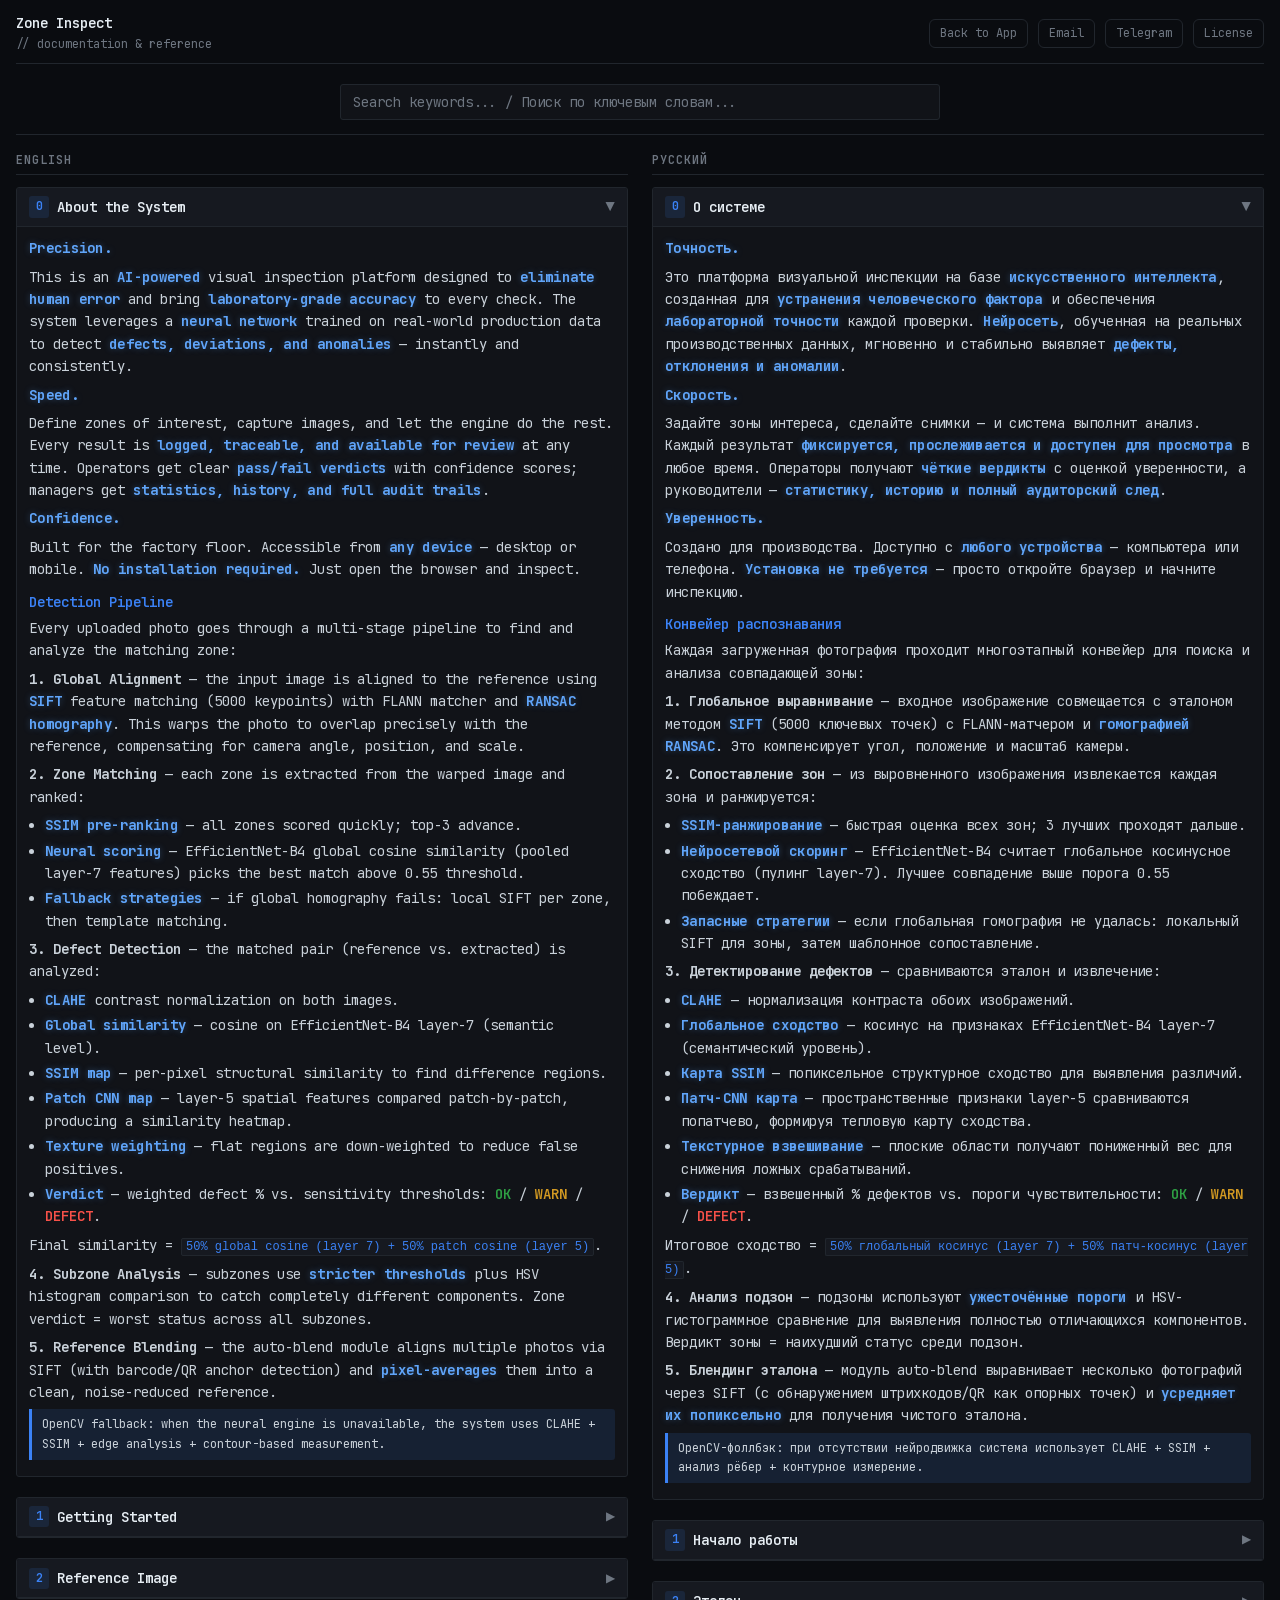
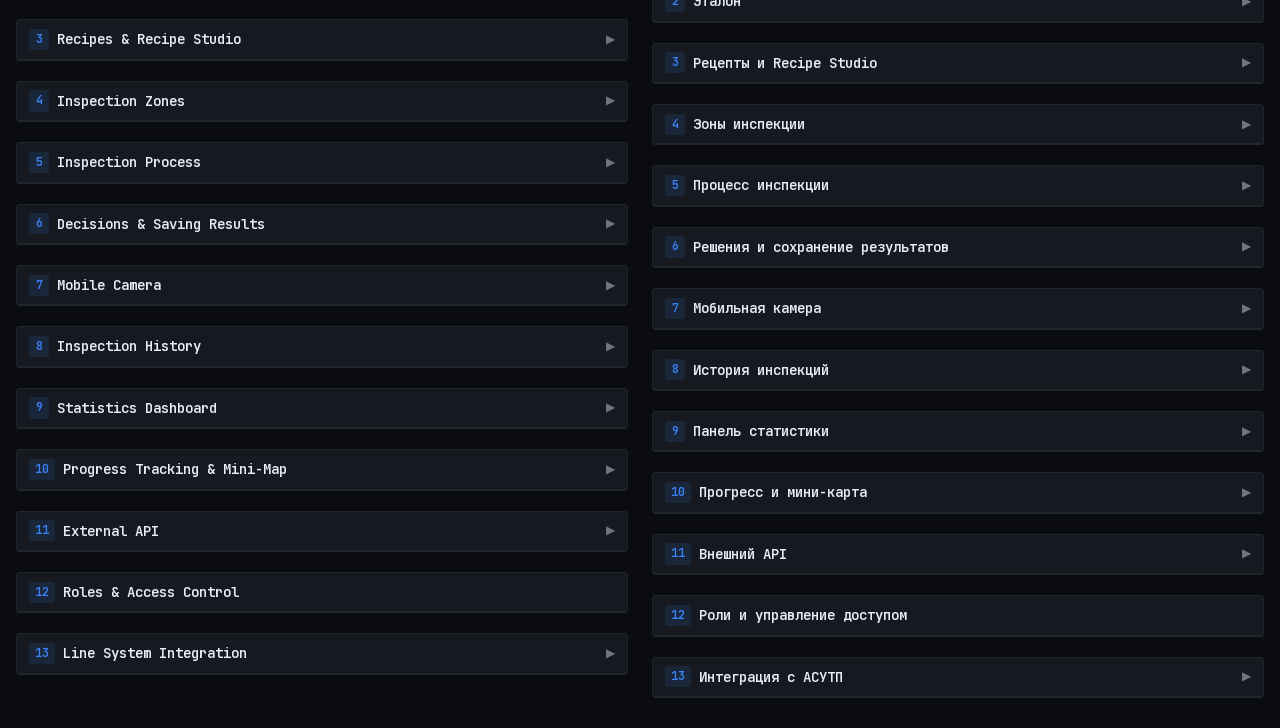
<file: templates/doc.html>
<!DOCTYPE html>
<html lang="en">

<head>
    <meta charset="UTF-8">
    <meta name="viewport" content="width=device-width, initial-scale=1.0">
    <title>Zone Inspect — Documentation</title>
    <meta name="description"
        content="Zone Inspect documentation — AI-powered visual inspection system with neural network analysis. Setup, workflow, API reference.">
    <meta name="robots" content="index, follow">
    <link rel="canonical" href="https://inspect.metaprodtrace.com/doc">
    <meta property="og:title" content="Zone Inspect — Documentation">
    <meta property="og:description"
        content="AI-powered visual inspection system. Neural-network-powered zone comparison, template management, and reporting.">
    <meta property="og:type" content="website">
    <meta property="og:url" content="https://inspect.metaprodtrace.com/doc">
    <link rel="stylesheet" href="/static/jbmono.css">
    <style>
        :root {
            --bg: #0a0c10;
            --bg2: #0d1017;
            --card: #111318;
            --card2: #161920;
            --accent: #3b82f6;
            --accent-hover: #60a5fa;
            --accent-dim: rgba(59, 130, 246, .12);
            --text: #c9d1d9;
            --text-bright: #e6edf3;
            --muted: #6e7681;
            --border: #21262d;
            --border-light: #30363d;
            --success: #2ea043;
            --warn: #d29922;
            --danger: #f85149;
            --mono: 'JetBrains Mono', 'SF Mono', 'Fira Code', 'Cascadia Code', monospace;
            --radius: 3px;
        }

        * {
            margin: 0;
            padding: 0;
            box-sizing: border-box
        }

        body {
            font-family: var(--mono);
            font-size: 14px;
            line-height: 1.6;
            background: var(--bg);
            color: var(--text);
            min-height: 100vh;
            -webkit-font-smoothing: antialiased;
        }

        .container {
            max-width: 1400px;
            margin: 0 auto;
            padding: 12px 16px;
        }

        /* Header */
        header {
            display: flex;
            align-items: center;
            justify-content: space-between;
            gap: 12px;
            margin-bottom: 12px;
            padding-bottom: 8px;
            border-bottom: 1px solid var(--border);
        }

        header h1 {
            font-size: 14px;
            font-weight: 600;
            color: var(--text-bright)
        }

        header p {
            font-size: 12px;
            color: var(--muted);
            margin-top: 1px
        }

        .hdr-links {
            display: flex;
            gap: 10px;
            align-items: center
        }

        .hdr-links a {
            font-size: 12px;
            color: var(--muted);
            text-decoration: none;
            border: 1px solid var(--border);
            padding: 4px 10px;
            border-radius: 6px;
            transition: color .2s, border-color .2s;
        }

        .hdr-links a:hover {
            color: var(--text);
            border-color: var(--border-light)
        }

        .hdr-links a.active {
            color: var(--accent);
            border-color: var(--accent)
        }

        /* Search */
        .search-bar {
            position: sticky;
            top: 0;
            z-index: 100;
            background: var(--bg);
            padding: 8px 0 10px;
            border-bottom: 1px solid var(--border);
            margin-bottom: 16px;
        }

        .search-wrap {
            position: relative;
            max-width: 600px;
            margin: 0 auto;
        }

        .search-wrap input {
            width: 100%;
            background: var(--card);
            border: 1px solid var(--border);
            color: var(--text);
            font-family: var(--mono);
            font-size: 14px;
            padding: 8px 34px 8px 12px;
            border-radius: var(--radius);
            outline: none;
            transition: border-color .2s;
        }

        .search-wrap input:focus {
            border-color: var(--accent)
        }

        .search-wrap input::placeholder {
            color: var(--muted)
        }

        .search-clear {
            position: absolute;
            right: 8px;
            top: 50%;
            transform: translateY(-50%);
            background: none;
            border: none;
            color: var(--muted);
            font-size: 14px;
            cursor: pointer;
            display: none;
        }

        .search-clear.show {
            display: block
        }

        .search-count {
            text-align: center;
            font-size: 12px;
            color: var(--muted);
            margin-top: 4px;
        }

        /* Two-column layout */
        .cols {
            display: grid;
            grid-template-columns: 1fr 1fr;
            gap: 24px;
            align-items: start;
        }

        .col-en,
        .col-ru {
            min-width: 0;
        }

        .col-label {
            font-size: 12px;
            font-weight: 600;
            color: var(--muted);
            text-transform: uppercase;
            letter-spacing: 1px;
            margin-bottom: 12px;
            padding-bottom: 4px;
            border-bottom: 1px solid var(--border);
        }

        /* Sections */
        .section {
            margin-bottom: 20px;
            background: var(--card);
            border: 1px solid var(--border);
            border-radius: var(--radius);
            overflow: hidden;
        }

        .section.hidden {
            display: none
        }

        .section-hdr {
            display: flex;
            align-items: center;
            gap: 8px;
            padding: 8px 12px;
            background: var(--card2);
            border-bottom: 1px solid var(--border);
            cursor: pointer;
            user-select: none;
        }

        .section-hdr:hover {
            background: var(--bg2)
        }

        .section-num {
            font-size: 12px;
            font-weight: 600;
            color: var(--accent);
            background: var(--accent-dim);
            padding: 1px 6px;
            border-radius: var(--radius);
            min-width: 20px;
            text-align: center;
        }

        .section-title {
            font-size: 14px;
            font-weight: 600;
            color: var(--text-bright);
            flex: 1;
        }

        .section-arrow {
            font-size: 12px;
            color: var(--muted);
            transition: transform .2s;
        }

        .section.open .section-arrow {
            transform: rotate(90deg)
        }

        .section-body {
            padding: 10px 12px;
            display: none;
            font-size: 14px;
        }

        .section.open .section-body {
            display: block
        }

        .section-body p {
            margin-bottom: 6px;
            color: var(--text);
        }

        .section-body h4 {
            font-size: 14px;
            font-weight: 600;
            color: var(--accent);
            margin: 10px 0 4px;
        }

        .section-body h4:first-child {
            margin-top: 0
        }

        .section-body ul,
        .section-body ol {
            margin: 4px 0 6px 16px;
            color: var(--text);
        }

        .section-body li {
            margin-bottom: 3px
        }

        .section-body code {
            background: var(--card2);
            border: 1px solid var(--border);
            padding: 1px 4px;
            border-radius: 2px;
            font-size: 12px;
            color: var(--accent);
        }

        .kbd {
            display: inline-block;
            background: var(--card2);
            border: 1px solid var(--border-light);
            padding: 0 4px;
            border-radius: 3px;
            font-size: 12px;
            color: var(--text-bright);
            line-height: 1.7;
        }

        .tag-ok {
            color: var(--success);
            font-weight: 600
        }

        .tag-warn {
            color: var(--warn);
            font-weight: 600
        }

        .tag-def {
            color: var(--danger);
            font-weight: 600
        }

        .kw {
            color: var(--accent-hover);
            font-weight: 700;
            letter-spacing: .3px;
            text-shadow: 0 0 6px rgba(96, 165, 250, .35);
        }

        .note {
            background: var(--accent-dim);
            border-left: 3px solid var(--accent);
            padding: 6px 10px;
            margin: 6px 0;
            font-size: 12px;
            border-radius: 0 var(--radius) var(--radius) 0;
        }

        .section-body pre {
            background: var(--card2);
            border: 1px solid var(--border);
            padding: 8px 10px;
            border-radius: var(--radius);
            overflow-x: auto;
            font-size: 12px;
            line-height: 1.5;
            margin: 6px 0;
            color: var(--text);
        }

        mark {
            background: rgba(234, 179, 8, .45);
            color: #fff;
            border-radius: 2px;
            padding: 0 2px;
        }

        @media (max-width: 900px) {
            .cols {
                grid-template-columns: 1fr;
                gap: 32px
            }
        }
    </style>
</head>

<body>
    <div class="container">
        <header>
            <div>
                <h1>Zone Inspect</h1>
                <p>// documentation &amp; reference</p>
            </div>
            <div class="hdr-links">
                <a href="/">Back to App</a>
                <a href="mailto:support@metaprodtrace.com?subject=Zone%20Inspect%20%E2%80%94%20Support">Email</a>
                <a href="tg://join?invite=2IidgvAbT30wYTUy">Telegram</a>
                <a href="/license" target="_blank">License</a>
            </div>
        </header>

        <div class="search-bar">
            <div class="search-wrap">
                <input type="text" id="doc-search" placeholder="Search keywords... / Поиск по ключевым словам...">
                <button class="search-clear" id="search-clear">&times;</button>
            </div>
            <div class="search-count" id="search-count"></div>
        </div>

        <div class="cols">
            <!-- ═══ ENGLISH ═══ -->
            <div class="col-en">
                <div class="col-label">English</div>

                <!-- 0. About the System -->
                <div class="section open" data-search>
                    <div class="section-hdr" onclick="toggleSection(this)">
                        <span class="section-num">0</span>
                        <span class="section-title">About the System</span>
                        <span class="section-arrow">&#9654;</span>
                    </div>
                    <div class="section-body">
                        <p><span class="kw">Precision.</span></p>
                        <p>This is an <span class="kw">AI-powered</span> visual inspection platform designed to <span
                                class="kw">eliminate human error</span>
                            and bring <span class="kw">laboratory-grade accuracy</span> to every check. The system
                            leverages a <span class="kw">neural
                                network</span> trained on real-world production data to detect <span class="kw">defects,
                                deviations, and
                                anomalies</span> — instantly and consistently.</p>
                        <p><span class="kw">Speed.</span></p>
                        <p>Define zones of interest, capture images, and let the engine do the rest.
                            Every result is <span class="kw">logged, traceable, and available for review</span> at any
                            time.
                            Operators get clear <span class="kw">pass/fail verdicts</span> with confidence scores;
                            managers get <span class="kw">statistics, history, and full audit trails</span>.</p>
                        <p><span class="kw">Confidence.</span></p>
                        <p>Built for the factory floor. Accessible from <span class="kw">any device</span> — desktop or
                            mobile.
                            <span class="kw">No installation required.</span> Just open the browser and inspect.
                        </p>

                        <h4>Detection Pipeline</h4>
                        <p>Every uploaded photo goes through a multi-stage pipeline to find and analyze the matching
                            zone:</p>

                        <p><strong>1. Global Alignment</strong> — the input image is aligned to the reference
                            using <span class="kw">SIFT</span> feature matching (5000 keypoints) with FLANN matcher
                            and <span class="kw">RANSAC homography</span>. This warps the photo to overlap precisely
                            with the reference, compensating for camera angle, position, and scale.</p>

                        <p><strong>2. Zone Matching</strong> — each zone is extracted from the warped image and ranked:
                        </p>
                        <ul>
                            <li><span class="kw">SSIM pre-ranking</span> — all zones scored quickly; top-3 advance.</li>
                            <li><span class="kw">Neural scoring</span> — EfficientNet-B4 global cosine similarity
                                (pooled layer-7 features) picks the best match above 0.55 threshold.</li>
                            <li><span class="kw">Fallback strategies</span> — if global homography fails: local SIFT
                                per zone, then template matching.</li>
                        </ul>

                        <p><strong>3. Defect Detection</strong> — the matched pair (reference vs. extracted) is
                            analyzed:</p>
                        <ul>
                            <li><span class="kw">CLAHE</span> contrast normalization on both images.</li>
                            <li><span class="kw">Global similarity</span> — cosine on EfficientNet-B4 layer-7
                                (semantic level).</li>
                            <li><span class="kw">SSIM map</span> — per-pixel structural similarity to find
                                difference regions.</li>
                            <li><span class="kw">Patch CNN map</span> — layer-5 spatial features compared
                                patch-by-patch, producing a similarity heatmap.</li>
                            <li><span class="kw">Texture weighting</span> — flat regions are down-weighted to
                                reduce false positives.</li>
                            <li><span class="kw">Verdict</span> — weighted defect % vs. sensitivity thresholds:
                                <span class="tag-ok">OK</span> /
                                <span class="tag-warn">WARN</span> /
                                <span class="tag-def">DEFECT</span>.
                            </li>
                        </ul>
                        <p>Final similarity = <code>50% global cosine (layer 7) + 50% patch cosine (layer 5)</code>.</p>

                        <p><strong>4. Subzone Analysis</strong> — subzones use <span class="kw">stricter
                                thresholds</span> plus HSV histogram comparison to catch completely different
                            components. Zone verdict = worst status across all subzones.</p>

                        <p><strong>5. Reference Blending</strong> — the auto-blend module aligns multiple
                            photos via SIFT (with barcode/QR anchor detection) and <span
                                class="kw">pixel-averages</span>
                            them into a clean, noise-reduced reference.</p>

                        <div class="note">OpenCV fallback: when the neural engine is unavailable, the system uses
                            CLAHE + SSIM + edge analysis + contour-based measurement.</div>
                    </div>
                </div>

                <!-- 1. Getting Started -->
                <div class="section" data-search>
                    <div class="section-hdr" onclick="toggleSection(this)">
                        <span class="section-num">1</span>
                        <span class="section-title">Getting Started</span>
                        <span class="section-arrow">&#9654;</span>
                    </div>
                    <div class="section-body">
                        <h4>Login</h4>
                        <p>Open the application URL. Enter your access key on the login page. The key is provided by the
                            administrator and maps to your operator name. The session persists for 30 days.</p>
                        <h4>Interface Overview</h4>
                        <p>Operators work on the inspection screen:</p>
                        <ul>
                            <li><strong>Step 1 — Recipe:</strong> choose a published recipe (name, version, barcode
                                mask).</li>
                            <li><strong>Step 3 — Check:</strong> scan the serial number, take zone photos, review
                                results and save.</li>
                        </ul>
                        <p>Leads and admins also have <strong>Recipe Studio</strong> (link in the header) to prepare
                            recipes, and a quick check without a recipe (Step 2 — Zones) for trials.</p>
                        <p>Click the <strong>Step 1</strong> indicator at any time to reset and start over.</p>
                        <h4>Strictness</h4>
                        <p>How strict the check is belongs to the recipe (zone and subzone values 0.00–2.00, defaults
                            0.50 / 0.51; higher = stricter). Operators cannot change it. Leads and admins can tick
                            <strong>Override</strong> in the header for a trial run; without the tick the recipe's
                            values are used.</p>
                    </div>
                </div>

                <!-- 2. Reference Image -->
                <div class="section" data-search>
                    <div class="section-hdr" onclick="toggleSection(this)">
                        <span class="section-num">2</span>
                        <span class="section-title">Reference Image</span>
                        <span class="section-arrow">&#9654;</span>
                    </div>
                    <div class="section-body">
                        <p>The reference image belongs to a recipe and is set in <strong>Recipe Studio</strong>, step 2
                            (see section 3). Each recipe version keeps its own reference.</p>
                        <h4>Quality check</h4>
                        <p>Every reference is checked for sharpness, exposure and resolution. A red result blocks
                            publishing; yellow is a warning. Use a sharp, evenly lit photo of a known-good board, taken
                            the way operators will shoot.</p>
                        <h4>Blending several photos</h4>
                        <p>"Blend several photos…" aligns 2+ shots of the same board (SIFT, with barcode/QR anchors as a
                            fallback) and averages them. This reduces noise and glare.</p>
                        <h4>Quick check without a recipe (lead / admin)</h4>
                        <p>The inspection screen still has an upload area for trials: upload a reference, draw zones,
                            check. Such results have no recipe version. Operators do not see this area.</p>
                    </div>
                </div>

                <!-- 3. Recipes & Recipe Studio -->
                <div class="section" data-search id="studio">
                    <div class="section-hdr" onclick="toggleSection(this)">
                        <span class="section-num">3</span>
                        <span class="section-title">Recipes &amp; Recipe Studio</span>
                        <span class="section-arrow">&#9654;</span>
                    </div>
                    <div class="section-body">
                        <p>A <span class="kw">recipe</span> is everything needed to inspect one product: reference
                            image, zones and subzones, strictness, notes for operators, and samples of good and defective
                            boards. Recipes are prepared in <strong>Recipe Studio</strong> (<code>/studio</code>,
                            lead and admin) and used on the inspection screen.</p>
                        <h4>Versions</h4>
                        <p>Each recipe has versions: <span class="kw">draft</span> → <span class="kw">live</span> →
                            <span class="kw">archived</span>. Operators always inspect with the live version. Editing
                            a live recipe opens a new draft; the line keeps the live version until the draft is
                            published. Any archived version can be put back on the line from the version list. Every
                            inspection result stores the recipe version it was checked with.</p>
                        <h4>Studio steps</h4>
                        <ul>
                            <li><strong>1 Details:</strong> name, barcode mask, shooting plan (zone by zone or whole
                                board), notes for operators, strictness.</li>
                            <li><strong>2 Reference:</strong> see section 2.</li>
                            <li><strong>3 Zones:</strong> see section 4.</li>
                            <li><strong>4 Good samples:</strong> photos of known-good boards.</li>
                            <li><strong>5 Defect samples:</strong> photos of boards with known defects, each labelled
                                with a box.</li>
                            <li><strong>6 Calibrate:</strong> builds the model of normal variation and shows the
                                report (see below).</li>
                            <li><strong>7 Publish:</strong> shows what blocks publishing and makes the draft live.</li>
                        </ul>
                        <h4>Samples</h4>
                        <p><strong>Keep the viewpoint consistent.</strong> Tall parts (capacitors, relays) look
                            different from different angles, and no alignment can undo that. Shoot the samples the way
                            operators will shoot the boards, all from about the same position and angle. The reference
                            itself may be shot at an angle; what matters is that photos are similar to the good samples.
                            Calibration measures, for every zone, how far each photo's viewpoint is from the typical
                            viewpoint of the good samples, and lists those more than 20° away. While shooting samples, the
                            phone shows the same measure live (see "Viewpoint hint" in the mobile section).</p>
                        <p>Photograph boards the way operators will: hand-held, normal light. Connect a phone with the
                            QR code in step 4/5 (the phone uses the same camera settings as inspection), or upload from
                            a computer. Each photo is aligned to the reference; the card shows which zones are fully in
                            the frame and any quality problem. Name the phone model: samples must come from different
                            phones. Exclude a photo to keep it without counting it.</p>
                        <p>For defect samples, open <strong>Label</strong> and draw a box around each defect on the
                            aligned photo; zone and subzone are detected from the box. Labels survive later zone
                            edits. Defect types: missing, wrong part, shifted, rotated, contamination, damage,
                            other.</p>
                        <h4>Calibration</h4>
                        <p>Click <strong>Calibrate</strong> in step 6. For every zone the system learns what normal
                            variation looks like from the good samples (differences between boards, phones, light) and
                            checks each defect sample against it. Every good sample is compared with all the others, so
                            the report shows how many false alarms to expect on good boards; a defect is
                            <span class="kw">caught</span> when its score is above the OK limit, and the report shows
                            whether the strongest deviation lies inside the box you drew.</p>
                        <p>The score shows how unusual the most unusual spot of the zone is compared with the good
                            samples; about 1 is typical. The report is a table: one row per zone with its subzones below.
                            Each zone has its own <strong>OK limit</strong>: type it, or pick a preset: <em>No false
                            alarms</em> (just above the worst good sample), <em>Catch all defects</em> (just below the
                            weakest defect) or <em>Middle</em>. The counts update at once; then <strong>Save
                            limits</strong>. Explanations are behind the <strong>?</strong> buttons; thumbnails open
                            large on click. By default
                            the limit is the worst good sample × 1.10. Between the OK limit and 1.25 × that limit the
                            result is WARN, above it DEFECT. Subzones follow their zone's limit.</p>
                        <p>Under each zone the report lists samples worth a second look: good samples shot from a
                            different angle than most good samples or scoring far above them, and defect samples shot
                            from a different angle (their score mixes the angle and the defect). One unusual good photo
                            raises the limit for the whole zone; exclude it if it does not show the zone the usual way,
                            then recalibrate. During inspection, a non-OK verdict on a photo taken from an unusual angle
                            suggests a retake. Changing samples,
                            zones or the reference makes the calibration out of date: recalibrate before
                            publishing.</p>
                        <h4>Requirements for publishing</h4>
                        <ul>
                            <li>At least 15 good samples for every zone.</li>
                            <li>At least 2 defect samples for every zone, and 1 for every critical subzone.</li>
                            <li>Samples from at least 2 different phones.</li>
                            <li>A reference that passed the quality check, and at least one zone.</li>
                            <li>An up-to-date calibration.</li>
                        </ul>
                        <p>If some defect samples pass as OK at the chosen limits, the lead can still publish: tick
                            that the misses are accepted and give a reason. The reason is kept with the version and shown
                            in the version list. Fewer than 3 different good boards and samples shot from an unusual
                            angle are warnings. A lead publishes on their own once nothing blocks; an admin may publish
                            with unmet requirements.</p>
                        <h4>Changing the reference</h4>
                        <p>Samples are tied to the reference they were aligned to. After a new reference, re-align
                            them with one click in step 4; until then they are not counted.</p>
                        <h4>Shared recipes</h4>
                        <p>A recipe without a group is shared: operators of every group can inspect with it. Only
                            admins edit shared recipes in Studio.</p>
                        <h4>Barcode mask</h4>
                        <p>A prefix (e.g. "7334") that validates scanned serial numbers. If the scanned code does not
                            start with it, a "Mask mismatch" warning appears during inspection.</p>
                    </div>
                </div>

                <!-- 4. Inspection Zones -->
                <div class="section" data-search>
                    <div class="section-hdr" onclick="toggleSection(this)">
                        <span class="section-num">4</span>
                        <span class="section-title">Inspection Zones</span>
                        <span class="section-arrow">&#9654;</span>
                    </div>
                    <div class="section-body">
                        <p>Zones are drawn in Recipe Studio, step 3, on the recipe's reference image. Click
                            <strong>Save zones</strong> to store them in the draft.</p>
                        <h4>Draw zones</h4>
                        <p>Click and drag on the reference image. Each zone is labelled ("Zone 1", "Zone 2"…) and
                            colour-coded. Rename it in the zone list, drag the handle to reorder, × to delete.</p>
                        <h4>Anchor points</h4>
                        <p>Click the crosshair in the zone list and place up to 2 anchors. On the phone they help the
                            operator position the board.</p>
                        <h4>Subzones and critical subzones</h4>
                        <p>Click the square icon and draw up to 10 rectangles inside the zone. Subzones get a separate,
                            stricter analysis; the zone status is the worst of the zone and its subzones. Tick
                            <strong>critical</strong> where any deviation is a defect (a connector pin, a polarised
                            part): every critical subzone needs its own defect sample before publishing. The optional
                            "sens" field sets strictness for that subzone only.</p>
                        <h4>Canvas zoom</h4>
                        <p><span class="kbd">Ctrl</span>+scroll or the +/- buttons, 100%–800%.</p>
                    </div>
                </div>

                <!-- 5. Inspection Process -->
                <div class="section" data-search>
                    <div class="section-hdr" onclick="toggleSection(this)">
                        <span class="section-num">5</span>
                        <span class="section-title">Inspection Process</span>
                        <span class="section-arrow">&#9654;</span>
                    </div>
                    <div class="section-body">
                        <h4>Serial Number Scanning</h4>
                        <p>Before checking zones, scan a barcode / QR code / DataMatrix for the serial number.
                            Upload a photo from desktop or use the mobile camera. The zone check area is locked until a
                            serial is scanned. The decoded value appears with its type (e.g. QR_CODE, CODE_128).</p>
                        <h4>Taking Zone Photos (Desktop)</h4>
                        <p>Drag and drop one or more zone photos into the upload area, then click "Run Check". Multiple
                            files are processed sequentially with a progress counter ("[1/5]", "[2/5]", etc.).</p>
                        <h4>Zone Matching</h4>
                        <p>Each uploaded photo is automatically matched to the best-fitting zone using a multi-stage
                            pipeline:</p>
                        <ul>
                            <li>Global alignment (SIFT or neural network) to warp the input to the reference.</li>
                            <li>Zone crop extraction and SSIM pre-ranking of all zones.</li>
                            <li>Top-3 neural scoring (EfficientNet-B4) for final match.</li>
                            <li>Match score must exceed 0.55 threshold. Otherwise "NO MATCH".</li>
                            <li>Already-OK zones are deprioritized.</li>
                        </ul>
                        <h4>Defect Analysis</h4>
                        <p>The matched zone is compared against the reference to detect defects:</p>
                        <ul>
                            <li><strong>Neural mode:</strong> EfficientNet-B4 patch-based CNN comparison + global
                                similarity + SSIM.</li>
                            <li><strong>OpenCV fallback:</strong> CLAHE normalization, SSIM, absolute difference, edge
                                analysis, adaptive thresholding, contour-based measurement.</li>
                        </ul>
                        <p>Output: SSIM score, defect percentage, defect region count, status (<span
                                class="tag-ok">OK</span> / <span class="tag-warn">WARN</span> / <span
                                class="tag-def">DEFECT</span>), and visualization images (defect map, heatmap, extracted
                            zone, reference crop).</p>
                        <h4>Subzone Analysis</h4>
                        <p>If the zone has subzones defined, each subzone is analyzed separately with stricter
                            thresholds. The zone status = worst of (zone result, all subzone results).</p>
                        <h4>Calibrated recipes</h4>
                        <p>A recipe published with a calibration is inspected with its model of normal variation: the
                            zone is found from the photo's alignment to the reference (no similarity threshold), and the
                            result is OK / WARN / DEFECT from the calibrated limits. The heatmap shows where the photo
                            differs from all good samples. Parts of the zone outside the photo are ignored; at least 90%
                            of the zone must be in the frame. Recipes without calibration are inspected by comparison
                            with the reference as before.</p>
                        <h4>Strictness and recipe version</h4>
                        <p>Thresholds come from the recipe's strictness (see section 1). The recipe badge shows the
                            version in use, and the lead's notes for operators appear under it. Each saved result
                            stores the recipe version.</p>
                        <h4>Result Display</h4>
                        <p>After each check: 5 images (input, reference, extracted, defect map, heatmap), statistics
                            (score, SSIM, defect %), a bar chart of all zone scores, and subzone details if applicable.
                            Click any image for a full-size lightbox.</p>
                    </div>
                </div>

                <!-- 6. Decisions & Saving -->
                <div class="section" data-search>
                    <div class="section-hdr" onclick="toggleSection(this)">
                        <span class="section-num">6</span>
                        <span class="section-title">Decisions & Saving Results</span>
                        <span class="section-arrow">&#9654;</span>
                    </div>
                    <div class="section-body">
                        <h4>Calculated vs Accepted Result</h4>
                        <p>Each zone and subzone has two results:</p>
                        <ul>
                            <li><strong>Calculated (auto):</strong> determined by the defect analysis algorithm.</li>
                            <li><strong>Accepted (user decision):</strong> manually set by the operator via a dropdown.
                            </li>
                        </ul>
                        <p>If the operator overrides the calculated result, the original is shown crossed out with an
                            arrow to the accepted status plus a pencil icon.</p>
                        <h4>Overall Result</h4>
                        <p>The overall inspection status is the <strong>worst effective status</strong> across all
                            zones. Effective = user zone override > worst subzone override > calculated status. Any
                            <span class="tag-def">DEFECT</span> makes the whole inspection a defect. Any <span
                                class="tag-warn">WARN</span> (with no defect) makes it a warning.
                        </p>
                        <h4>User Decision Override</h4>
                        <ul>
                            <li><strong>Zone-level:</strong> dropdown on each zone chip or in the lightbox.</li>
                            <li><strong>Subzone-level:</strong> dropdown next to each subzone. Changing subzone
                                decisions recalculates the zone's effective status.</li>
                        </ul>
                        <h4>Auto-Accept</h4>
                        <p>Toggle the "auto" switch next to the progress bar. When all zones are <span
                                class="tag-ok">OK</span> and auto-accept is ON, the result is auto-saved and a new board
                            starts after 3 seconds.</p>
                        <h4>Close & Save</h4>
                        <p>Click "Close & Save" to save the inspection (complete or partial) and reset for the next
                            board. If a result was auto-saved, it updates with the latest user decisions.</p>
                        <h4>Skip Board</h4>
                        <p>Abandon the current board without saving. Resets the session.</p>
                        <h4>Retry Failed Zones</h4>
                        <p>Clear only non-OK zones for re-photographing without resetting the entire board.</p>
                    </div>
                </div>

                <!-- 7. Mobile Camera -->
                <div class="section" data-search>
                    <div class="section-hdr" onclick="toggleSection(this)">
                        <span class="section-num">7</span>
                        <span class="section-title">Mobile Camera</span>
                        <span class="section-arrow">&#9654;</span>
                    </div>
                    <div class="section-body">
                        <h4>Connecting</h4>
                        <p>In Step 3, a QR code and URL are shown. Scan with your phone to open the mobile companion
                            page. No separate login required.</p>
                        <h4>Serial Scanning</h4>
                        <p>The "Serial" tab provides live camera barcode scanning. The camera feed shows a scan reticle
                            with an animated scan line. A beep sound plays on successful detection. You can also choose
                            an image from the gallery.</p>
                        <h4>Zone Photos</h4>
                        <p>The "Zone" tab shows which zone to photograph next. Navigate between zones with left/right
                            arrows.</p>
                        <h4>Viewpoint hint</h4>
                        <p>While a zone is being framed, the bottom of the viewfinder shows a live hint: whether the
                            zone is fully in the frame and, for a calibrated recipe, how far the viewpoint is from the
                            typical viewpoint of the recipe's good samples. Green: up to 10°; yellow: up to 20°; red:
                            more. For yellow and red an arrow shows which way to move the phone. It is only a hint;
                            capturing is never blocked. The phone of a lead collecting samples in Recipe Studio shows the
                            same hint, measured against the good samples taken so far (from 3 of them per zone). With
                            many phones framing at once the hints update less often, so that inspections stay fast.</p>
                        <h4>Anchor Alignment</h4>
                        <p>If anchor points are defined for the zone, the camera feed shows dashed guide circles at
                            target positions. Real-time template matching detects anchors in the live video. When
                            aligned (solid green circles + checkmark), press "Capture Zone".</p>
                        <h4>Capture & Upload</h4>
                        <p>Press "Capture Zone" to take a photo. A shutter sound plays. The photo is checked as soon
                            as it is uploaded: the verdict appears on the phone and the full result on the desktop (polls
                            every 1.5 seconds). Multiple photos can also be uploaded from the gallery.</p>
                        <h4>Mobile Actions</h4>
                        <ul>
                            <li><strong>Skip -> New SN:</strong> save current result and start a new board from mobile.
                            </li>
                            <li><strong>Retry Failed:</strong> re-scan only failed zones.</li>
                        </ul>
                        <p>The mobile page continuously polls the server (every 5 seconds) to sync state with the
                            desktop.</p>
                    </div>
                </div>

                <!-- 8. Inspection History -->
                <div class="section" data-search>
                    <div class="section-hdr" onclick="toggleSection(this)">
                        <span class="section-num">8</span>
                        <span class="section-title">Inspection History</span>
                        <span class="section-arrow">&#9654;</span>
                    </div>
                    <div class="section-body">
                        <h4>Viewing History</h4>
                        <p>Scroll to the bottom of the page and click "Inspection History" to expand the panel. Each row
                            shows: date, time, serial, template name, operator, zone count, overall status, and inline
                            stats (OK/defect/warn counts, avg score, max defect %). Overridden results have a pencil
                            icon.</p>
                        <h4>Search & Filter</h4>
                        <p>Type in the search box. Format: <code>serial / template / operator</code>. Supports
                            <code>*</code> wildcards. Each part filters the corresponding field. Example:
                            <code>7334* / Module XY / John</code>.
                        </p>
                        <h4>Detail View</h4>
                        <p>Click a row to expand it. Shows: stats row, doughnut pie chart (OK/Defect/Warn distribution),
                            per-zone score bars, zone image cards with status badges and defect %. Subzone cards shown
                            with a red left border.</p>
                        <h4>Zone Comparison</h4>
                        <p>Click any zone image card to open a full-size side-by-side comparison of the captured photo
                            vs the reference.</p>
                        <h4>Overridden Results in History</h4>
                        <p>When the accepted status differs from the calculated one, the zone card shows: <span
                                style="text-decoration:line-through;color:var(--muted)">calculated</span> <span
                                style="color:var(--muted)">-></span> <strong>accepted</strong>. Same for subzones.</p>
                        <h4>Print Passport</h4>
                        <p>Click "Print" on any history row to generate a formal inspection passport document with all
                            metadata, zone table (with overrides shown), score charts, and zone images. Opens the
                            browser print dialog.</p>
                        <h4>Pagination</h4>
                        <p>History loads in pages of 20. Click "Load more" to see older results.</p>
                    </div>
                </div>

                <!-- 9. Statistics -->
                <div class="section" data-search>
                    <div class="section-hdr" onclick="toggleSection(this)">
                        <span class="section-num">9</span>
                        <span class="section-title">Statistics Dashboard</span>
                        <span class="section-arrow">&#9654;</span>
                    </div>
                    <div class="section-body">
                        <p>Appears in Step 3 after the first zone is checked. Displays:</p>
                        <ul>
                            <li><strong>Summary counters:</strong> total checked, OK, Warn, Defect, average SSIM,
                                average defect %.</li>
                            <li><strong>Match scores chart:</strong> bar chart of match scores per zone, color-coded by
                                status.</li>
                            <li><strong>Defect % chart:</strong> defect percentage per zone.</li>
                            <li><strong>SSIM chart:</strong> SSIM per zone (green >= 45%, yellow >= 30%, red <
                                    30%).</li>
                            <li><strong>Data table:</strong> zone status, score, SSIM, defect %, defect count.</li>
                        </ul>
                        <p>All charts and counters update in real-time as zones are checked.</p>
                    </div>
                </div>

                <!-- 10. Progress & Mini-Map -->
                <div class="section" data-search>
                    <div class="section-hdr" onclick="toggleSection(this)">
                        <span class="section-num">10</span>
                        <span class="section-title">Progress Tracking & Mini-Map</span>
                        <span class="section-arrow">&#9654;</span>
                    </div>
                    <div class="section-body">
                        <h4>Zone Status Chips</h4>
                        <p>Color-coded chips below the check panel: <span class="tag-ok">green</span> = OK, <span
                                class="tag-warn">yellow</span> = WARN, <span class="tag-def">red</span> = DEFECT, blue =
                            unchecked. Shows effective status (with overrides). Click to view that zone's result.</p>
                        <h4>Progress Bar</h4>
                        <p>Shows "N/M zones checked" with a percentage fill bar.</p>
                        <h4>Reference Mini-Map</h4>
                        <p>Small canvas showing the full reference image with zone overlays. Unchecked zones pulsate;
                            checked zones show their status color and a check/warn/defect marker.</p>
                        <h4>Completion Banner</h4>
                        <p>When all zones are checked: "ALL ZONES OK" (green) or "ISSUES FOUND" (yellow). Shows serial
                            number if scanned. Action buttons appear for saving, skipping, or retrying.</p>
                    </div>
                </div>

                <!-- 11. External API -->
                <div class="section" data-search>
                    <div class="section-hdr" onclick="toggleSection(this)">
                        <span class="section-num">11</span>
                        <span class="section-title">External API</span>
                        <span class="section-arrow">&#9654;</span>
                    </div>
                    <div class="section-body">
                        <div class="note">Your operator access key does NOT work for the external API.
                            A separate API key (prefix <code>apk_</code>) is required.
                            Contact your administrator to obtain one.</div>
                        <h4>Authentication</h4>
                        <p>All requests require the header <code>X-Auth-Key</code> with a valid API key.
                            API keys are read-only — they can only retrieve inspection results and images.</p>
                        <pre>X-Auth-Key: apk_your_key_here</pre>
                        <h4>List Results</h4>
                        <p><code>GET /api/v1/results</code></p>
                        <p>Query parameters:</p>
                        <ul>
                            <li><code>from</code> — start date (ISO, e.g. <code>2026-03-01</code>)</li>
                            <li><code>to</code> — end date (ISO, e.g. <code>2026-03-19</code>)</li>
                            <li><code>serial</code> — serial number filter, supports <code>*</code> wildcard</li>
                            <li><code>template</code> — template name filter</li>
                            <li><code>operator</code> — operator name filter</li>
                            <li><code>status</code> — <code>ok</code>, <code>warn</code>, or <code>defect</code></li>
                            <li><code>limit</code> — max results per page (default 50, max 500)</li>
                            <li><code>offset</code> — skip N results for pagination</li>
                        </ul>
                        <p>Example:</p>
                        <pre>curl -H "X-Auth-Key: apk_..." \
  "https://your-host/api/v1/results?from=2026-03-01&amp;serial=SN-12*&amp;limit=10"</pre>
                        <p>Response:</p>
                        <pre>{
  "total": 42,
  "limit": 10,
  "offset": 0,
  "results": [
    {
      "result_id": "a1b2c3d4_143000",
      "timestamp": "2026-03-19T14:30:00",
      "serial": "SN-1234-2026",
      "template_name": "Module X",
      "operator": "operator1",
      "overall_status": "ok",
      "zones": [
        {
          "label": "U1",
          "status": "ok",
          "score": 0.87,
          "defect_pct": 3.2,
          "image_url": "/api/v1/results/.../images/zone_0.jpg"
        }
      ]
    }
  ]
}</pre>
                        <h4>Single Result</h4>
                        <p><code>GET /api/v1/results/{result_id}</code></p>
                        <p>Returns the full inspection record. Add <code>?images=base64</code> to embed
                            images as Base64 data URIs directly in the JSON (convenient for single records,
                            but large payloads).</p>
                        <pre>curl -H "X-Auth-Key: apk_..." \
  "https://your-host/api/v1/results/a1b2c3d4_143000?images=base64"</pre>
                        <h4>Result Image</h4>
                        <p><code>GET /api/v1/results/{result_id}/images/{filename}</code></p>
                        <p>Returns a JPEG image. The <code>image_url</code> fields in the JSON response
                            point to this endpoint. Use the same API key header.</p>
                        <pre>curl -H "X-Auth-Key: apk_..." -o zone.jpg \
  "https://your-host/api/v1/results/a1b2c3d4_143000/images/zone_0.jpg"</pre>
                        <h4>Error Codes</h4>
                        <ul>
                            <li><code>401</code> — missing or invalid API key</li>
                            <li><code>403</code> — key scope insufficient (e.g. operator key used on /api/v1/)</li>
                            <li><code>404</code> — result or image not found</li>
                            <li><code>503</code> — database unavailable</li>
                        </ul>
                        <h4>Full Example (curl)</h4>
                        <pre># 1. Get recent inspections for serial starting with "SN-12"
KEY="apk_Xk9mP2qR7vN4wL5bT8cF"
HOST="https://inspect.metaprodtrace.com"

curl -s -H "X-Auth-Key: $KEY" \
  "$HOST/api/v1/results?from=2026-03-01&amp;serial=SN-12*&amp;limit=5" \
  | python3 -m json.tool</pre>
                        <pre># 2. Get a single result with full details
RID="a1b2c3d4_143000"

curl -s -H "X-Auth-Key: $KEY" \
  "$HOST/api/v1/results/$RID" \
  | python3 -m json.tool</pre>
                        <pre># 3. Download a zone image from that result
curl -H "X-Auth-Key: $KEY" \
  -o zone_photo.jpg \
  "$HOST/api/v1/results/$RID/images/zone_0.jpg"</pre>
                        <pre># 4. Get the same result with images embedded as Base64
curl -s -H "X-Auth-Key: $KEY" \
  "$HOST/api/v1/results/$RID?images=base64" \
  | python3 -m json.tool</pre>
                        <pre># 5. Without a key — expect 401
curl -s "$HOST/api/v1/results"
# {"error": "Unauthorized"}</pre>
                        <h4>Verdict by Serial Number</h4>
                        <p><code>GET /api/v1/verdict?serial={serial}</code></p>
                        <p>Answers one question: did the <b>latest</b> saved inspection of this board pass?
                            The serial must match exactly (letter case and surrounding spaces are ignored).
                            Optional filters: <code>template</code> (exact recipe name) and
                            <code>max_age_hours</code> (ignore older inspections).</p>
                        <ul>
                            <li><code>"verdict": "pass"</code> — every zone of the recipe was checked and is OK
                                (the operator's decisions are taken into account)</li>
                            <li><code>"verdict": "fail"</code> — <code>reason</code> is <code>defect</code>,
                                <code>warn</code> (a warning nobody decided on) or <code>incomplete</code>
                                (unchecked zones)</li>
                            <li><code>"verdict": "not_inspected"</code> — no saved inspection for this serial</li>
                        </ul>
                        <p>The answer also has <code>problem_zones</code>, <code>template</code>,
                            <code>operator</code>, <code>timestamp</code>, <code>inspections</code> (how many
                            times this serial was inspected) and <code>url</code> — a page with the result
                            for people (<code>/r/{result_id}</code>, needs a normal login).</p>
                        <pre>curl -H "X-Auth-Key: apk_..." \
  "https://your-host/api/v1/verdict?serial=SN-12345"</pre>

                        <p>A ready-made script that turns this verdict into an exit code for a line system
                            is described in section 13, <b>Line System Integration</b>.</p>
                    </div>
                </div>

                <!-- 12. Roles & Access Control -->
                <div class="section" data-search>
                    <div class="section-hdr" onclick="toggleSection(this)">
                        <span class="section-num">12</span>
                        <span class="section-title">Roles & Access Control</span>
                    </div>
                    <div class="section-body">
                        <p>The system uses <span class="kw">group-based access control</span> with three user roles
                            and API key scoping.</p>

                        <p><span class="kw">Roles</span></p>
                        <table style="width:100%;border-collapse:collapse;margin:8px 0 12px;font-size:13px">
                            <tr style="border-bottom:1px solid var(--border)">
                                <td style="padding:4px 8px;color:var(--accent)">admin</td>
                                <td style="padding:4px 8px">Full access to everything. No group restriction. Edits
                                    all recipes in Recipe Studio, including shared ones; may publish a recipe with unmet
                                    requirements; views all results, clears history.</td>
                            </tr>
                            <tr style="border-bottom:1px solid var(--border)">
                                <td style="padding:4px 8px;color:var(--accent)">lead</td>
                                <td style="padding:4px 8px">Belongs to a group. Prepares, publishes and rolls back
                                    recipes of their group in Recipe Studio; may override strictness for trial runs.
                                    Views results of own group only.</td>
                            </tr>
                            <tr>
                                <td style="padding:4px 8px;color:var(--accent)">operator</td>
                                <td style="padding:4px 8px">Belongs to a group. Inspects with published recipes (own
                                    group + shared) using the recipe's strictness. No Recipe Studio, no ad-hoc
                                    references. Views results of own group only.</td>
                            </tr>
                        </table>

                        <p><span class="kw">Groups</span></p>
                        <p>Each non-admin user belongs to a <span class="kw">group</span> (e.g. "line1", "line2").
                            Groups isolate data:</p>
                        <p>-- Recipes with a group are visible only to that group's members.<br>
                            -- Recipes with no group are <span class="kw">shared</span>: every group can inspect with
                            them; only admins edit them.<br>
                            -- Inspection results are strictly filtered by group.<br>
                            -- Admin sees everything regardless of group.</p>

                        <p><span class="kw">API Keys</span></p>
                        <p>External API keys (<span class="kw">apk_</span> prefix) also support group scoping:</p>
                        <p>-- Key with <code>"group": "line1"</code> can only read results from that group.<br>
                            -- Key without group can read all results.<br>
                            -- Scope "read" limits to GET requests on /api/v1/* endpoints.</p>

                        <p><span class="kw">Header Badge</span></p>
                        <p>The top-right corner of the interface shows the current user's name, role, and group.</p>

                        <p><span class="kw">Configuration</span></p>
                        <pre>{
  "users": {
    "SECRET_KEY": {
      "name": "display_name",
      "role": "admin | lead | operator",
      "group": "group_name"
    }
  },
  "api_keys": {
    "apk_SECRET_KEY": {
      "name": "Integration Name",
      "scope": "read",
      "group": "group_name"
    }
  }
}</pre>
                        <div class="note">Admin users have no "group" field. A lead's recipes get the lead's group; an
                            admin chooses the group when creating a recipe (empty = shared).</div>
                    </div>
                </div>

                <!-- 13. Line System Integration -->
                <div class="section" data-search>
                    <div class="section-hdr" onclick="toggleSection(this)">
                        <span class="section-num">13</span>
                        <span class="section-title">Line System Integration</span>
                        <span class="section-arrow">&#9654;</span>
                    </div>
                    <div class="section-body">
                        <div class="note">For a line system (MES) that cannot call Zone Inspect directly, but at the
                            end of an operation can scan the serial number, run a program with it and keep
                            the program's output as the operation log.</div>
                        <h4>How It Works</h4>
                        <ol>
                            <li>The operator inspects the board in Zone Inspect as usual and <b>saves</b> the result.
                                The serial number is read from the board during the inspection.</li>
                            <li>At the end of the operation the line system scans the serial number and runs
                                <code>zi_check.py</code> with it.</li>
                            <li>The script asks the server for the verdict of the latest inspection of this
                                serial number, prints it and exits. The last line of the output and the exit
                                code tell the line system whether the board may go on.</li>
                        </ol>
                        <p>The line system keeps the whole output, including the link to the result page.</p>
                        <h4>What Counts as a Pass</h4>
                        <ul>
                            <li>Every zone of the recipe was checked and is OK. The operator's decisions count:
                                a zone the operator accepted is OK, a zone the operator rejected is a defect.</li>
                            <li>Only the <b>latest</b> saved inspection of the serial number counts. After a repair,
                                inspect the board again — the new result replaces the old one.</li>
                            <li>A warning that nobody decided on, or a result saved with unchecked zones, is
                                <b>not</b> a pass.</li>
                            <li>A board that was never inspected is <b>not</b> a pass, and neither is a board whose
                                serial number was not read during the inspection.</li>
                        </ul>
                        <h4>Output</h4>
                        <p>A good board:</p>
                        <pre>ZONE-INSPECT CHECK SN=SN-12345
VERDICT=PASS
reason=all zones OK
recipe=Board-X v3
operator=ivanov
inspected=2026-11-26T17:41:02 (UTC+8)
zones=5/5 checked
result=https://your-host/r/a1b2c3d4_20261126_174102_9f3a
EXIT WITH ERRORLEVEL==0</pre>
                        <p>A board with a defect:</p>
                        <pre>ZONE-INSPECT CHECK SN=SN-12345
VERDICT=FAIL
reason=defect found
recipe=Board-X v3
operator=ivanov
inspected=2026-11-26T17:41:02 (UTC+8)
zones=5/5 checked
zone IC U5 = DEFECT
result=https://your-host/r/a1b2c3d4_20261126_174102_9f3a
EXIT WITH ERRORLEVEL==1</pre>
                        <p>The <b>last line</b> is always <code>EXIT WITH ERRORLEVEL==N</code>, and the process
                            exit code is the same N:</p>
                        <table style="width:100%;border-collapse:collapse;margin:8px 0 12px;font-size:13px">
                            <tr style="border-bottom:1px solid var(--border)">
                                <td style="padding:4px 8px;color:var(--accent);white-space:nowrap">EXIT WITH ERRORLEVEL==0</td>
                                <td style="padding:4px 8px">Inspected, every zone OK.</td>
                            </tr>
                            <tr style="border-bottom:1px solid var(--border)">
                                <td style="padding:4px 8px;color:var(--accent);white-space:nowrap">EXIT WITH ERRORLEVEL==1</td>
                                <td style="padding:4px 8px">Defect, undecided warning or unfinished inspection. The <code>reason=</code> and <code>zone ...</code> lines say which.</td>
                            </tr>
                            <tr style="border-bottom:1px solid var(--border)">
                                <td style="padding:4px 8px;color:var(--accent);white-space:nowrap">EXIT WITH ERRORLEVEL==2</td>
                                <td style="padding:4px 8px">No saved inspection for this serial number.</td>
                            </tr>
                            <tr style="border-bottom:1px solid var(--border)">
                                <td style="padding:4px 8px;color:var(--accent);white-space:nowrap">EXIT WITH ERRORLEVEL==3</td>
                                <td style="padding:4px 8px">No answer: network, key or settings. The <code>error=</code> line says which. The board was not judged.</td>
                            </tr>
                        </table>
                        <h4>Station Setup</h4>
                        <p>Needs Python 3.7 or newer; nothing else has to be installed.</p>
                        <ol>
                            <li>Copy <code>zi_check.py</code> and <code>zi_check.ini.example</code> from
                                <code>integrations/windows/</code> to a folder on the station, e.g.
                                <code>C:\work\zone_inspect</code>.</li>
                            <li>Rename <code>zi_check.ini.example</code> to <code>zi_check.ini</code> and fill in
                                <code>url</code> and <code>key</code>.</li>
                            <li>Check it by hand in a command prompt, with the serial of a board that has
                                been inspected:
                                <code>C:\Python37\python.exe C:\work\zone_inspect\zi_check.py SN-12345</code></li>
                        </ol>
                        <p><span class="kw">zi_check.ini</span></p>
                        <pre>[zone-inspect]
url = https://your-host
key = apk_...

;template = Board-X
;max_age_hours = 24
;timeout = 8
;ca_file = cacert.pem</pre>
                        <ul>
                            <li><code>url</code>, <code>key</code> — server address and a read-only API key</li>
                            <li><code>template</code> — optional: accept only inspections made with this recipe
                                (exact name). Without it, an inspection with any recipe counts.</li>
                            <li><code>max_age_hours</code> — optional: ignore inspections older than this</li>
                            <li><code>timeout</code> — optional: seconds to wait for the server, 8 by default</li>
                            <li><code>ca_file</code> — optional: file with root certificates, for computers whose
                                own certificates are outdated</li>
                        </ul>
                        <div class="note"><code>zi_check.ini</code> holds an access key. Keep it on the station
                            only; do not put it in shared folders.</div>
                        <h4>Line System Settings</h4>
                        <table style="width:100%;border-collapse:collapse;margin:8px 0 12px;font-size:13px">
                            <tr style="border-bottom:1px solid var(--border)">
                                <td style="padding:4px 8px;color:var(--accent);white-space:nowrap">Executable program</td>
                                <td style="padding:4px 8px"><code>C:\Python37\python.exe</code></td>
                            </tr>
                            <tr style="border-bottom:1px solid var(--border)">
                                <td style="padding:4px 8px;color:var(--accent);white-space:nowrap">Parameter string</td>
                                <td style="padding:4px 8px"><code>C:\work\zone_inspect\zi_check.py {0}</code></td>
                            </tr>
                            <tr style="border-bottom:1px solid var(--border)">
                                <td style="padding:4px 8px;color:var(--accent);white-space:nowrap">Test duration</td>
                                <td style="padding:4px 8px">15 s or more (a few seconds longer than <code>timeout</code>)</td>
                            </tr>
                        </table>
                        <p><code>{0}</code> is where the line system puts the scanned serial number.
                            A different settings file can be given as a second parameter:
                            <code>zi_check.py {0} D:\cfg\line2.ini</code>.</p>
                        <h4>API Key (administrator)</h4>
                        <p>Add a read-only key to <code>auth_keys.json</code> on the server; no restart is needed.
                            A key with a <code>group</code> sees only that group's inspections — use the group
                            of the operators who inspect on this line.</p>
                        <pre>"api_keys": {
  "apk_LONG_RANDOM_STRING": {
    "name": "MES gate, line 1",
    "scope": "read",
    "group": "line1"
  }
}</pre>
                        <h4>If Something Goes Wrong</h4>
                        <table style="width:100%;border-collapse:collapse;margin:8px 0 12px;font-size:13px">
                            <tr style="border-bottom:1px solid var(--border)">
                                <td style="padding:4px 8px;color:var(--accent);white-space:nowrap">Code 2 for an inspected board</td>
                                <td style="padding:4px 8px">The serial scanned by the line system differs from the code Zone Inspect read from the board (another barcode on the board, a prefix, a missing character). Compare with the serial shown in History. Also check that the result was saved, and that <code>template</code> / <code>max_age_hours</code> do not exclude it.</td>
                            </tr>
                            <tr style="border-bottom:1px solid var(--border)">
                                <td style="padding:4px 8px;color:var(--accent);white-space:nowrap">Code 2, the key has a group</td>
                                <td style="padding:4px 8px">The board was inspected by operators of another group; the key does not see their results.</td>
                            </tr>
                            <tr style="border-bottom:1px solid var(--border)">
                                <td style="padding:4px 8px;color:var(--accent);white-space:nowrap">the key is not accepted</td>
                                <td style="padding:4px 8px">Wrong <code>key</code> in <code>zi_check.ini</code>, or the key was removed on the server.</td>
                            </tr>
                            <tr style="border-bottom:1px solid var(--border)">
                                <td style="padding:4px 8px;color:var(--accent);white-space:nowrap">secure connection failed</td>
                                <td style="padding:4px 8px">Outdated root certificates on the station. Save a current certificate bundle next to the script and set <code>ca_file</code>.</td>
                            </tr>
                            <tr style="border-bottom:1px solid var(--border)">
                                <td style="padding:4px 8px;color:var(--accent);white-space:nowrap">cannot reach ... / no answer within</td>
                                <td style="padding:4px 8px">No network route to the server or a proxy in between. Open the server address in a browser on the same station.</td>
                            </tr>
                            <tr style="border-bottom:1px solid var(--border)">
                                <td style="padding:4px 8px;color:var(--accent);white-space:nowrap">settings file not found</td>
                                <td style="padding:4px 8px"><code>zi_check.ini</code> is not next to <code>zi_check.py</code>.</td>
                            </tr>
                            <tr style="border-bottom:1px solid var(--border)">
                                <td style="padding:4px 8px;color:var(--accent);white-space:nowrap">no serial number was passed</td>
                                <td style="padding:4px 8px">The parameter string has no <code>{0}</code>, or the scan was empty.</td>
                            </tr>
                        </table>
                    </div>
                </div>

            </div>

            <!-- ═══ RUSSIAN ═══ -->
            <div class="col-ru">
                <div class="col-label">Русский</div>

                <!-- 0 -->
                <div class="section open" data-search>
                    <div class="section-hdr" onclick="toggleSection(this)">
                        <span class="section-num">0</span>
                        <span class="section-title">О системе</span>
                        <span class="section-arrow">&#9654;</span>
                    </div>
                    <div class="section-body">
                        <p><span class="kw">Точность.</span></p>
                        <p>Это платформа визуальной инспекции на базе <span class="kw">искусственного интеллекта</span>,
                            созданная для <span class="kw">устранения человеческого фактора</span> и обеспечения
                            <span class="kw">лабораторной точности</span> каждой проверки. <span
                                class="kw">Нейросеть</span>, обученная на реальных
                            производственных данных, мгновенно и стабильно выявляет <span class="kw">дефекты,
                                отклонения и аномалии</span>.
                        </p>
                        <p><span class="kw">Скорость.</span></p>
                        <p>Задайте зоны интереса, сделайте снимки — и система выполнит анализ.
                            Каждый результат <span class="kw">фиксируется, прослеживается и доступен для
                                просмотра</span>
                            в любое время. Операторы получают <span class="kw">чёткие вердикты</span> с оценкой
                            уверенности,
                            а руководители — <span class="kw">статистику, историю и полный аудиторский след</span>.</p>
                        <p><span class="kw">Уверенность.</span></p>
                        <p>Создано для производства. Доступно с <span class="kw">любого устройства</span> — компьютера
                            или телефона. <span class="kw">Установка не требуется</span> — просто откройте браузер
                            и начните инспекцию.</p>

                        <h4>Конвейер распознавания</h4>
                        <p>Каждая загруженная фотография проходит многоэтапный конвейер для поиска и анализа совпадающей
                            зоны:</p>

                        <p><strong>1. Глобальное выравнивание</strong> — входное изображение совмещается с эталоном
                            методом <span class="kw">SIFT</span> (5000 ключевых точек) с FLANN-матчером
                            и <span class="kw">гомографией RANSAC</span>. Это компенсирует угол, положение
                            и масштаб камеры.</p>

                        <p><strong>2. Сопоставление зон</strong> — из выровненного изображения извлекается каждая зона и
                            ранжируется:</p>
                        <ul>
                            <li><span class="kw">SSIM-ранжирование</span> — быстрая оценка всех зон; 3 лучших проходят
                                дальше.</li>
                            <li><span class="kw">Нейросетевой скоринг</span> — EfficientNet-B4 считает глобальное
                                косинусное сходство (пулинг layer-7). Лучшее совпадение выше порога 0.55 побеждает.</li>
                            <li><span class="kw">Запасные стратегии</span> — если глобальная гомография не удалась:
                                локальный SIFT для зоны, затем шаблонное сопоставление.</li>
                        </ul>

                        <p><strong>3. Детектирование дефектов</strong> — сравниваются эталон и извлечение:</p>
                        <ul>
                            <li><span class="kw">CLAHE</span> — нормализация контраста обоих изображений.</li>
                            <li><span class="kw">Глобальное сходство</span> — косинус на признаках EfficientNet-B4
                                layer-7 (семантический уровень).</li>
                            <li><span class="kw">Карта SSIM</span> — попиксельное структурное сходство для
                                выявления различий.</li>
                            <li><span class="kw">Патч-CNN карта</span> — пространственные признаки layer-5
                                сравниваются попатчево, формируя тепловую карту сходства.</li>
                            <li><span class="kw">Текстурное взвешивание</span> — плоские области получают
                                пониженный вес для снижения ложных срабатываний.</li>
                            <li><span class="kw">Вердикт</span> — взвешенный % дефектов vs. пороги чувствительности:
                                <span class="tag-ok">OK</span> /
                                <span class="tag-warn">WARN</span> /
                                <span class="tag-def">DEFECT</span>.
                            </li>
                        </ul>
                        <p>Итоговое сходство =
                            <code>50% глобальный косинус (layer 7) + 50% патч-косинус (layer 5)</code>.
                        </p>

                        <p><strong>4. Анализ подзон</strong> — подзоны используют <span class="kw">ужесточённые
                                пороги</span> и HSV-гистограммное сравнение для выявления полностью отличающихся
                            компонентов. Вердикт зоны = наихудший статус среди подзон.</p>

                        <p><strong>5. Блендинг эталона</strong> — модуль auto-blend выравнивает несколько
                            фотографий через SIFT (с обнаружением штрихкодов/QR как опорных точек)
                            и <span class="kw">усредняет их попиксельно</span> для получения чистого эталона.</p>

                        <div class="note">OpenCV-фоллбэк: при отсутствии нейродвижка система использует
                            CLAHE + SSIM + анализ рёбер + контурное измерение.</div>
                    </div>
                </div>

                <!-- 1 -->
                <div class="section" data-search>
                    <div class="section-hdr" onclick="toggleSection(this)">
                        <span class="section-num">1</span>
                        <span class="section-title">Начало работы</span>
                        <span class="section-arrow">&#9654;</span>
                    </div>
                    <div class="section-body">
                        <h4>Вход в систему</h4>
                        <p>Откройте URL приложения. На странице входа введите ключ доступа, выданный администратором.
                            Ключ привязан к имени оператора. Сеанс сохраняется 30 дней.</p>
                        <h4>Обзор интерфейса</h4>
                        <p>Операторы работают на экране инспекции:</p>
                        <ul>
                            <li><strong>Шаг 1 — Recipe:</strong> выбор опубликованного рецепта (название, версия, маска
                                штрихкода).</li>
                            <li><strong>Шаг 3 — Check:</strong> сканирование серийного номера, фото зон, просмотр
                                результатов и сохранение.</li>
                        </ul>
                        <p>У ведущих и админов есть ещё <strong>Recipe Studio</strong> (ссылка в шапке) для подготовки
                            рецептов и быстрая проверка без рецепта (Шаг 2 — Zones) для проб.</p>
                        <p>Нажатие на индикатор <strong>Шаг 1</strong> в любой момент сбрасывает сессию и возвращает к
                            началу.</p>
                        <h4>Строгость</h4>
                        <p>Строгость проверки задаётся в рецепте (значения для зон и подзон 0.00–2.00, по умолчанию
                            0.50 / 0.51; больше = строже). Оператор не может её менять. Ведущий и админ могут отметить
                            <strong>Override</strong> в шапке для пробного прогона; без отметки используются значения
                            рецепта.</p>
                    </div>
                </div>

                <!-- 2 -->
                <div class="section" data-search>
                    <div class="section-hdr" onclick="toggleSection(this)">
                        <span class="section-num">2</span>
                        <span class="section-title">Эталон</span>
                        <span class="section-arrow">&#9654;</span>
                    </div>
                    <div class="section-body">
                        <p>Эталон относится к рецепту и задаётся в <strong>Recipe Studio</strong>, шаг 2 (см. раздел
                            3). У каждой версии рецепта свой эталон.</p>
                        <h4>Проверка качества</h4>
                        <p>Каждый эталон проверяется на резкость, экспозицию и разрешение. Красная оценка блокирует
                            публикацию, жёлтая — предупреждение. Используйте резкое, равномерно освещённое фото заведомо
                            исправной платы, снятое так же, как будут снимать операторы.</p>
                        <h4>Склейка нескольких фото</h4>
                        <p>«Blend several photos…» выравнивает 2+ снимка одной платы (SIFT, при необходимости по
                            штрихкоду/QR) и усредняет их. Это уменьшает шум и блики.</p>
                        <h4>Быстрая проверка без рецепта (ведущий / админ)</h4>
                        <p>На экране инспекции осталась область загрузки для пробных проверок: эталон, зоны, проверка.
                            У таких результатов нет версии рецепта. Операторы эту область не видят.</p>
                    </div>
                </div>

                <!-- 3 -->
                <div class="section" data-search id="studio-ru">
                    <div class="section-hdr" onclick="toggleSection(this)">
                        <span class="section-num">3</span>
                        <span class="section-title">Рецепты и Recipe Studio</span>
                        <span class="section-arrow">&#9654;</span>
                    </div>
                    <div class="section-body">
                        <p><span class="kw">Рецепт</span> — всё, что нужно для контроля одного изделия: эталон, зоны и
                            подзоны, строгость, заметки для операторов и образцы исправных и бракованных плат. Рецепты
                            готовятся в <strong>Recipe Studio</strong> (<code>/studio</code>, ведущий и админ) и
                            используются на экране инспекции.</p>
                        <h4>Версии</h4>
                        <p>У рецепта есть версии: <span class="kw">черновик</span> → <span class="kw">на линии</span>
                            → <span class="kw">архив</span>. Операторы всегда проверяют по версии на линии. Правка
                            рецепта открывает новый черновик, а линия работает на текущей версии, пока черновик не
                            опубликуют. Любую архивную версию можно вернуть на линию из списка версий. Каждый
                            результат инспекции хранит номер версии рецепта.</p>
                        <h4>Шаги Studio</h4>
                        <ul>
                            <li><strong>1 Details:</strong> название, маска штрихкода, план съёмки (по зонам или плата
                                целиком), заметки для операторов, строгость.</li>
                            <li><strong>2 Reference:</strong> см. раздел 2.</li>
                            <li><strong>3 Zones:</strong> см. раздел 4.</li>
                            <li><strong>4 Good samples:</strong> фото заведомо исправных плат.</li>
                            <li><strong>5 Defect samples:</strong> фото плат с известными дефектами, каждый отмечен
                                рамкой.</li>
                            <li><strong>6 Calibrate:</strong> строит модель нормы и показывает отчёт (см. ниже).</li>
                            <li><strong>7 Publish:</strong> показывает, что мешает публикации, и выпускает черновик на
                                линию.</li>
                        </ul>
                        <h4>Образцы</h4>
                        <p><strong>Держите ракурс одинаковым.</strong> Высокие детали (конденсаторы, реле) с разных сторон
                            выглядят по-разному, и никакое выравнивание этого не исправит. Снимайте образцы так, как
                            операторы будут снимать платы: примерно с одного места и под одним углом. Эталон сам может быть
                            снят под углом; важно, чтобы снимки были похожи на хорошие образцы. Калибровка для каждой зоны
                            измеряет, насколько ракурс снимка отличается от типичного ракурса хороших образцов, и
                            показывает те, что отличаются больше чем на 20°. При съёмке образцов телефон показывает ту же меру
                            вживую (см. «Подсказка ракурса» в разделе о мобильной странице).</p>
                        <p>Снимайте так же, как будут снимать операторы: с рук, при обычном свете. Подключите телефон
                            по QR-коду на шаге 4/5 (телефон использует те же настройки камеры, что и при инспекции) или
                            загрузите фото с компьютера. Каждое фото выравнивается по эталону; на карточке видно, какие
                            зоны целиком в кадре, и проблемы качества. Указывайте модель телефона: образцы должны быть с
                            разных телефонов. «Exclude» оставляет фото, но не учитывает его.</p>
                        <p>Для дефектных образцов откройте <strong>Label</strong> и обведите каждый дефект рамкой на
                            выровненном фото; зона и подзона определяются по рамке. Разметка сохраняется при
                            последующей правке зон. Типы дефектов: missing (нет компонента), wrong part (чужой),
                            shifted (смещён), rotated (повёрнут), contamination (загрязнение), damage (повреждение),
                            other.</p>
                        <h4>Калибровка</h4>
                        <p>Нажмите <strong>Calibrate</strong> на шаге 6. Для каждой зоны система узнаёт по хорошим
                            образцам, как выглядит нормальный разброс (разные платы, телефоны, свет), и проверяет
                            каждый дефектный образец. Каждый хороший образец сравнивается со всеми остальными, поэтому
                            отчёт показывает, сколько ложных тревог ждать на исправных платах; дефект
                            <span class="kw">пойман</span>, если его оценка выше порога OK, и отчёт показывает,
                            попало ли самое сильное отклонение в нарисованную рамку.</p>
                        <p>Оценка показывает, насколько необычно самое необычное место зоны по сравнению с хорошими
                            образцами; около 1 — обычное значение. Отчёт — таблица: строка на зону, под ней её подзоны. У каждой
                            зоны свой <strong>порог OK</strong>: введите число или выберите готовое значение:
                            <em>No false alarms</em> (чуть выше худшего хорошего образца), <em>Catch all defects</em>
                            (чуть ниже самого слабого дефекта) или <em>Middle</em> (посередине). Цифры обновляются сразу,
                            затем <strong>Save limits</strong>. Пояснения спрятаны под кнопками <strong>?</strong>;
                            миниатюры открываются крупно по клику. По умолчанию порог — худший хороший образец × 1.10.
                            Между порогом OK и 1.25 × порог — WARN, выше — DEFECT. Подзоны следуют порогу своей зоны.</p>
                        <p>Под каждой зоной отчёт показывает образцы, на которые стоит взглянуть: хорошие, снятые с
                            другого ракурса, чем большинство хороших, или с оценкой намного выше остальных, и дефектные,
                            снятые с другого ракурса (их оценка смешивает ракурс и дефект). Один необычный хороший снимок
                            поднимает порог для всей зоны; исключите его, если зона на нём видна не так, как обычно, и
                            откалибруйте заново. При инспекции к вердикту не OK для снимка с необычного ракурса
                            добавляется совет переснять.
                            Изменение образцов, зон или эталона делает калибровку устаревшей: перед публикацией
                            откалибруйте заново.</p>
                        <h4>Требования для публикации</h4>
                        <ul>
                            <li>Не меньше 15 хороших образцов на каждую зону.</li>
                            <li>Не меньше 2 дефектных образцов на каждую зону и 1 на каждую критичную подзону.</li>
                            <li>Образцы минимум с 2 разных телефонов.</li>
                            <li>Эталон прошёл проверку качества, есть хотя бы одна зона.</li>
                            <li>Актуальная калибровка.</li>
                        </ul>
                        <p>Если при выбранных порогах часть дефектных образцов проходит как OK, ведущий всё равно может
                            опубликовать: отметить, что пропуски приняты, и указать причину. Причина сохраняется вместе с
                            версией и видна в списке версий. Меньше 3 разных исправных плат и образцы, снятые с необычного
                            ракурса, — предупреждения. Ведущий публикует сам, когда ничего не блокирует; админ может
                            опубликовать и с невыполненными требованиями.</p>
                        <h4>Смена эталона</h4>
                        <p>Образцы привязаны к эталону, по которому выровнены. После замены эталона выровняйте их
                            заново одной кнопкой на шаге 4; до этого они не учитываются.</p>
                        <h4>Общие рецепты</h4>
                        <p>Рецепт без группы — общий: по нему могут проверять операторы всех групп. Править общие
                            рецепты в Studio может только админ.</p>
                        <h4>Маска штрихкода</h4>
                        <p>Префикс (например «7334»), по которому проверяются серийные номера. Если код не начинается с
                            маски, при инспекции появляется предупреждение «Mask mismatch».</p>
                    </div>
                </div>

                <!-- 4 -->
                <div class="section" data-search>
                    <div class="section-hdr" onclick="toggleSection(this)">
                        <span class="section-num">4</span>
                        <span class="section-title">Зоны инспекции</span>
                        <span class="section-arrow">&#9654;</span>
                    </div>
                    <div class="section-body">
                        <p>Зоны рисуются в Recipe Studio, шаг 3, на эталоне рецепта. Нажмите <strong>Save
                            zones</strong>, чтобы сохранить их в черновике.</p>
                        <h4>Рисование зон</h4>
                        <p>Кликните и протяните мышью по эталону. Зоны нумеруются («Zone 1», «Zone 2»…) и раскрашиваются.
                            Переименование — в списке зон, порядок — перетаскиванием за ручку, удаление — ×.</p>
                        <h4>Якорные точки</h4>
                        <p>Нажмите значок прицела в списке зон и поставьте до 2 якорей. На телефоне они помогают
                            оператору расположить плату.</p>
                        <h4>Подзоны и критичные подзоны</h4>
                        <p>Нажмите значок квадрата и нарисуйте до 10 прямоугольников внутри зоны. Подзоны
                            анализируются отдельно и строже; статус зоны — худший из зоны и её подзон. Отметьте
                            <strong>critical</strong> там, где любое отклонение — брак (вывод разъёма, полярный
                            компонент): для каждой критичной подзоны перед публикацией нужен свой дефектный образец.
                            Необязательное поле «sens» задаёт строгость только для этой подзоны.</p>
                        <h4>Масштаб холста</h4>
                        <p><span class="kbd">Ctrl</span>+scroll или кнопки +/-, 100%–800%.</p>
                    </div>
                </div>

                <!-- 5 -->
                <div class="section" data-search>
                    <div class="section-hdr" onclick="toggleSection(this)">
                        <span class="section-num">5</span>
                        <span class="section-title">Процесс инспекции</span>
                        <span class="section-arrow">&#9654;</span>
                    </div>
                    <div class="section-body">
                        <h4>Сканирование серийного номера</h4>
                        <p>Перед проверкой зон отсканируйте штрихкод / QR-код / DataMatrix для идентификации объекта.
                            Загрузите фото с ПК или используйте мобильную камеру. Проверка зон заблокирована до
                            сканирования. Распознанное значение отображается с типом кода (QR_CODE, CODE_128 и т.д.).
                        </p>
                        <h4>Фото зон (с ПК)</h4>
                        <p>Перетащите одно или несколько фото зон в область загрузки, нажмите "Run Check". Файлы
                            обрабатываются последовательно со счётчиком прогресса ("[1/5]", "[2/5]" и т.д.).</p>
                        <h4>Сопоставление зон</h4>
                        <p>Каждое фото автоматически сопоставляется с наиболее подходящей зоной через многоэтапный
                            анализ:</p>
                        <ul>
                            <li>Глобальное выравнивание (SIFT или нейросеть) входного фото по эталону.</li>
                            <li>Вырезка областей зон и предварительное SSIM-ранжирование.</li>
                            <li>Топ-3 нейронный скоринг (EfficientNet-B4) для финального выбора.</li>
                            <li>Порог совпадения: 0.55. Ниже — "NO MATCH".</li>
                            <li>Уже проверенные (ОК) зоны имеют пониженный приоритет.</li>
                        </ul>
                        <h4>Анализ дефектов</h4>
                        <p>Сопоставленная зона сравнивается с эталоном:</p>
                        <ul>
                            <li><strong>Нейросетевой режим:</strong> EfficientNet-B4, патч-анализ CNN, глобальное
                                сходство, SSIM.</li>
                            <li><strong>OpenCV-фоллбек:</strong> CLAHE нормализация, SSIM, абсолютная разница, анализ
                                краёв, адаптивная пороговая обработка, контурное измерение площади.</li>
                        </ul>
                        <p>Результат: SSIM, % дефектов, количество регионов, статус (<span class="tag-ok">OK</span> /
                            <span class="tag-warn">WARN</span> / <span class="tag-def">DEFECT</span>), визуализация
                            (карта дефектов, тепловая карта, вырезанная зона, эталонный кроп).
                        </p>
                        <h4>Анализ подзон</h4>
                        <p>Если у зоны есть подзоны — каждая анализируется отдельно с более строгими порогами. Итоговый
                            статус зоны = наихудший из (статус зоны, все статусы подзон).</p>
                        <h4>Отображение результатов</h4>
                        <p>После каждой проверки: 5 изображений (вход, эталон, вырезка, карта дефектов, тепловая карта),
                            статистика, столбчатая диаграмма оценок всех зон, подзоны (если есть). Клик по изображению —
                            полноразмерный просмотр в лайтбоксе.</p>
                        <h4>Откалиброванные рецепты</h4>
                        <p>Рецепт, опубликованный с калибровкой, проверяется по модели нормы: зона находится по
                            выравниванию фото на эталон (без порога похожести), результат OK / WARN / DEFECT — по
                            порогам калибровки. Тепловая карта показывает, где фото отличается от всех хороших образцов.
                            Части зоны вне кадра не учитываются; в кадре должно быть не меньше 90% зоны. Рецепты без
                            калибровки проверяются сравнением с эталоном, как раньше.</p>
                        <h4>Строгость и версия рецепта</h4>
                        <p>Пороги берутся из строгости рецепта (см. раздел 1). На плашке рецепта видна используемая
                            версия, под ней — заметки ведущего для операторов. Каждый сохранённый результат хранит
                            версию рецепта.</p>
                    </div>
                </div>

                <!-- 6 -->
                <div class="section" data-search>
                    <div class="section-hdr" onclick="toggleSection(this)">
                        <span class="section-num">6</span>
                        <span class="section-title">Решения и сохранение результатов</span>
                        <span class="section-arrow">&#9654;</span>
                    </div>
                    <div class="section-body">
                        <h4>Расчётный и принятый результат</h4>
                        <p>У каждой зоны и подзоны два результата:</p>
                        <ul>
                            <li><strong>Расчётный (авто):</strong> определён алгоритмом анализа дефектов.</li>
                            <li><strong>Принятый (решение оператора):</strong> вручную установлен оператором через
                                выпадающий список.</li>
                        </ul>
                        <p>Если оператор изменил результат, исходный отображается зачёркнутым со стрелкой к принятому
                            статусу и значком карандаша.</p>
                        <h4>Общий результат</h4>
                        <p>Итоговый статус инспекции — <strong>наихудший эффективный статус</strong> всех зон.
                            Эффективный = переопределение зоны > наихудшее переопределение подзон > расчётный. Любой
                            <span class="tag-def">DEFECT</span> делает всю инспекцию дефектной. Любой <span
                                class="tag-warn">WARN</span> (без дефектов) — предупреждение.
                        </p>
                        <h4>Переопределение решения</h4>
                        <ul>
                            <li><strong>Уровень зоны:</strong> выпадающий список на чипе зоны или в лайтбоксе.</li>
                            <li><strong>Уровень подзоны:</strong> выпадающий список рядом с каждой подзоной. Изменение
                                пересчитывает эффективный статус зоны.</li>
                        </ul>
                        <h4>Авто-принятие</h4>
                        <p>Переключатель "auto" рядом с прогресс-баром. Когда все зоны <span class="tag-ok">OK</span> и
                            авто-принятие включено — результат автоматически сохраняется и через 3 секунды начинается
                            новый объект.</p>
                        <h4>Закрыть и сохранить</h4>
                        <p>"Close & Save" — сохраняет инспекцию (полную или частичную) и сбрасывает для следующего
                            объекта.
                        </p>
                        <h4>Пропустить объект</h4>
                        <p>Отменить текущий объект без сохранения. Сессия сбрасывается.</p>
                        <h4>Перепроверить дефектные</h4>
                        <p>Очищает только не-ОК зоны для повторной съёмки без сброса всей инспекции.</p>
                    </div>
                </div>

                <!-- 7 -->
                <div class="section" data-search>
                    <div class="section-hdr" onclick="toggleSection(this)">
                        <span class="section-num">7</span>
                        <span class="section-title">Мобильная камера</span>
                        <span class="section-arrow">&#9654;</span>
                    </div>
                    <div class="section-body">
                        <h4>Подключение</h4>
                        <p>В Шаге 3 отображаются QR-код и URL. Отсканируйте телефоном для открытия мобильной страницы.
                            Отдельный вход не требуется.</p>
                        <h4>Сканирование серийного номера</h4>
                        <p>Вкладка "Serial" — живая камера со сканирующей рамкой и анимированной линией. При
                            распознавании звучит сигнал. Также можно выбрать фото из галереи.</p>
                        <h4>Фото зон</h4>
                        <p>Вкладка "Zone" показывает какую зону нужно снять. Переключение между зонами стрелками
                            влево/вправо.</p>
                        <h4>Подсказка ракурса</h4>
                        <p>Пока зона наводится, внизу видоискателя видна подсказка: целиком ли зона в кадре и, для
                            откалиброванного рецепта, насколько ракурс отличается от типичного ракурса хороших образцов
                            рецепта. Зелёный — до 10°, жёлтый — до 20°, красный — больше. Для жёлтого и красного стрелка
                            показывает, куда сдвинуть телефон. Это только подсказка, снимать можно всегда. Телефон
                            ведущего при съёмке образцов в Recipe Studio показывает ту же подсказку относительно уже
                            снятых хороших образцов (от 3 на зону). Когда наводятся сразу много телефонов, подсказки
                            обновляются реже, чтобы проверки оставались быстрыми.</p>
                        <h4>Выравнивание по якорям</h4>
                        <p>Если у зоны заданы якорные точки — на видео камеры показываются штриховые круги-ориентиры. В
                            реальном времени определяются позиции якорей на изображении. При совпадении (зелёные круги +
                            галочка) — можно снимать.</p>
                        <h4>Съёмка и загрузка</h4>
                        <p>"Capture Zone" — снимок. Звук затвора. Фото проверяется сразу при загрузке, вердикт
                            появляется на телефоне, полный результат — на десктопе (опрос каждые 1,5 секунды). Также
                            можно загрузить несколько фото из галереи.</p>
                        <h4>Действия с мобильного</h4>
                        <ul>
                            <li><strong>Skip -> New SN:</strong> сохранить текущий результат и начать новый объект.</li>
                            <li><strong>Retry Failed:</strong> пересканировать только дефектные зоны.</li>
                        </ul>
                        <p>Мобильная страница опрашивает сервер каждые 5 секунд для синхронизации состояния с десктопом.
                        </p>
                    </div>
                </div>

                <!-- 8 -->
                <div class="section" data-search>
                    <div class="section-hdr" onclick="toggleSection(this)">
                        <span class="section-num">8</span>
                        <span class="section-title">История инспекций</span>
                        <span class="section-arrow">&#9654;</span>
                    </div>
                    <div class="section-body">
                        <h4>Просмотр истории</h4>
                        <p>Прокрутите страницу вниз и нажмите "Inspection History" для раскрытия панели. Каждая строка:
                            дата, время, серийный номер, шаблон, оператор, количество зон, итоговый статус, краткая
                            статистика (OK/defect/warn, ср. оценка, макс. % дефектов). Переопределённые результаты
                            помечены значком карандаша.</p>
                        <h4>Поиск и фильтрация</h4>
                        <p>Введите в строку поиска. Формат: <code>серийник / шаблон / оператор</code>. Поддерживается
                            <code>*</code> как подстановка. Каждая часть фильтрует соответствующее поле. Пример:
                            <code>7334* / Module XY / John</code>.
                        </p>
                        <h4>Детальный просмотр</h4>
                        <p>Нажмите на строку для раскрытия: ряд статистики, кольцевая диаграмма (OK/Defect/Warn),
                            столбцы оценок зон, карточки изображений с бейджами статуса и % дефектов. Карточки подзон
                            имеют красную левую границу.</p>
                        <h4>Сравнение зон</h4>
                        <p>Нажмите на карточку изображения зоны — откроется полноразмерное сравнение снимка и эталона
                            бок о бок.</p>
                        <h4>Переопределения в истории</h4>
                        <p>Если принятый статус отличается от расчётного, на карточке зоны: <span
                                style="text-decoration:line-through;color:var(--muted)">расчётный</span> <span
                                style="color:var(--muted)">-></span> <strong>принятый</strong>. Аналогично для подзон.
                        </p>
                        <h4>Печать паспорта</h4>
                        <p>Кнопка "Print" на строке истории — генерирует формальный документ инспекции со всеми
                            метаданными, таблицей зон (с переопределениями), графиками, изображениями зон. Открывает
                            диалог печати браузера.</p>
                        <h4>Пагинация</h4>
                        <p>История загружается по 20 записей. "Load more" для просмотра старых результатов.</p>
                    </div>
                </div>

                <!-- 9 -->
                <div class="section" data-search>
                    <div class="section-hdr" onclick="toggleSection(this)">
                        <span class="section-num">9</span>
                        <span class="section-title">Панель статистики</span>
                        <span class="section-arrow">&#9654;</span>
                    </div>
                    <div class="section-body">
                        <p>Появляется в Шаге 3 после проверки первой зоны. Содержит:</p>
                        <ul>
                            <li><strong>Счётчики:</strong> всего проверено, OK, Warn, Defect, средний SSIM, средний %
                                дефектов.</li>
                            <li><strong>Диаграмма оценок:</strong> столбчатый график оценок совпадения зон, цвет по
                                статусу.</li>
                            <li><strong>Диаграмма дефектов:</strong> % дефектов по зонам.</li>
                            <li><strong>Диаграмма SSIM:</strong> SSIM по зонам (зелёный >= 45%, жёлтый >= 30%, красный <
                                    30%).</li>
                            <li><strong>Таблица:</strong> зона, статус, оценка, SSIM, % дефектов, количество дефектных
                                областей.</li>
                        </ul>
                        <p>Все графики и счётчики обновляются в реальном времени по мере проверки зон.</p>
                    </div>
                </div>

                <!-- 10 -->
                <div class="section" data-search>
                    <div class="section-hdr" onclick="toggleSection(this)">
                        <span class="section-num">10</span>
                        <span class="section-title">Прогресс и мини-карта</span>
                        <span class="section-arrow">&#9654;</span>
                    </div>
                    <div class="section-body">
                        <h4>Чипы статуса зон</h4>
                        <p>Цветные чипы под панелью проверки: <span class="tag-ok">зелёный</span> = OK, <span
                                class="tag-warn">жёлтый</span> = WARN, <span class="tag-def">красный</span> = DEFECT,
                            синий = не проверена. Показывает эффективный статус (с учётом переопределений). Клик —
                            просмотр результата зоны.</p>
                        <h4>Прогресс-бар</h4>
                        <p>Показывает "N/M зон проверено" с процентным заполнением.</p>
                        <h4>Мини-карта эталона</h4>
                        <p>Маленький холст с полным видом эталона и наложением зон. Непроверенные зоны
                            пульсируют; проверенные показывают статусный цвет и маркер.</p>
                        <h4>Баннер завершения</h4>
                        <p>При проверке всех зон: "ALL ZONES OK" (зелёный) или "ISSUES FOUND" (жёлтый). Показывает
                            серийный номер. Кнопки для сохранения, пропуска или перепроверки.</p>
                    </div>
                </div>

                <!-- 11 -->
                <div class="section" data-search>
                    <div class="section-hdr" onclick="toggleSection(this)">
                        <span class="section-num">11</span>
                        <span class="section-title">Внешний API</span>
                        <span class="section-arrow">&#9654;</span>
                    </div>
                    <div class="section-body">
                        <div class="note">Ваш ключ оператора НЕ подходит для внешнего API.
                            Требуется отдельный API-ключ (префикс <code>apk_</code>).
                            Обратитесь к администратору для его получения.</div>
                        <h4>Авторизация</h4>
                        <p>Все запросы требуют заголовок <code>X-Auth-Key</code> с действующим API-ключом.
                            API-ключи работают только на чтение — получение результатов инспекций и изображений.</p>
                        <pre>X-Auth-Key: apk_ваш_ключ</pre>
                        <h4>Список результатов</h4>
                        <p><code>GET /api/v1/results</code></p>
                        <p>Параметры запроса:</p>
                        <ul>
                            <li><code>from</code> — дата начала (ISO, напр. <code>2026-03-01</code>)</li>
                            <li><code>to</code> — дата окончания (ISO, напр. <code>2026-03-19</code>)</li>
                            <li><code>serial</code> — фильтр по серийному номеру, поддержка <code>*</code></li>
                            <li><code>template</code> — фильтр по имени шаблона</li>
                            <li><code>operator</code> — фильтр по оператору</li>
                            <li><code>status</code> — <code>ok</code>, <code>warn</code> или <code>defect</code></li>
                            <li><code>limit</code> — макс. результатов на страницу (по умолч. 50, макс. 500)</li>
                            <li><code>offset</code> — пропустить N результатов (пагинация)</li>
                        </ul>
                        <p>Пример:</p>
                        <pre>curl -H "X-Auth-Key: apk_..." \
  "https://your-host/api/v1/results?from=2026-03-01&amp;serial=SN-12*&amp;limit=10"</pre>
                        <p>Ответ:</p>
                        <pre>{
  "total": 42,
  "limit": 10,
  "offset": 0,
  "results": [
    {
      "result_id": "a1b2c3d4_143000",
      "timestamp": "2026-03-19T14:30:00",
      "serial": "SN-1234-2026",
      "template_name": "Module X",
      "operator": "operator1",
      "overall_status": "ok",
      "zones": [
        {
          "label": "U1",
          "status": "ok",
          "score": 0.87,
          "defect_pct": 3.2,
          "image_url": "/api/v1/results/.../images/zone_0.jpg"
        }
      ]
    }
  ]
}</pre>
                        <h4>Один результат</h4>
                        <p><code>GET /api/v1/results/{result_id}</code></p>
                        <p>Возвращает полную запись инспекции. Добавьте <code>?images=base64</code> для
                            встраивания изображений в JSON как Base64 (удобно для одиночных записей,
                            но большой объём данных).</p>
                        <pre>curl -H "X-Auth-Key: apk_..." \
  "https://your-host/api/v1/results/a1b2c3d4_143000?images=base64"</pre>
                        <h4>Изображение результата</h4>
                        <p><code>GET /api/v1/results/{result_id}/images/{filename}</code></p>
                        <p>Возвращает JPEG-изображение. Поля <code>image_url</code> в JSON-ответе
                            указывают на этот эндпоинт. Используйте тот же API-ключ в заголовке.</p>
                        <pre>curl -H "X-Auth-Key: apk_..." -o zone.jpg \
  "https://your-host/api/v1/results/a1b2c3d4_143000/images/zone_0.jpg"</pre>
                        <h4>Коды ошибок</h4>
                        <ul>
                            <li><code>401</code> — отсутствует или недействителен API-ключ</li>
                            <li><code>403</code> — недостаточные права (напр. ключ оператора на /api/v1/)</li>
                            <li><code>404</code> — результат или изображение не найдены</li>
                            <li><code>503</code> — база данных недоступна</li>
                        </ul>
                        <h4>Полный пример (curl)</h4>
                        <pre># 1. Получить недавние инспекции для серийника начинающегося с "SN-12"
KEY="apk_Xk9mP2qR7vN4wL5bT8cF"
HOST="https://inspect.metaprodtrace.com"

curl -s -H "X-Auth-Key: $KEY" \
  "$HOST/api/v1/results?from=2026-03-01&amp;serial=SN-12*&amp;limit=5" \
  | python3 -m json.tool</pre>
                        <pre># 2. Получить один результат с полными данными
RID="a1b2c3d4_143000"

curl -s -H "X-Auth-Key: $KEY" \
  "$HOST/api/v1/results/$RID" \
  | python3 -m json.tool</pre>
                        <pre># 3. Скачать изображение зоны из этого результата
curl -H "X-Auth-Key: $KEY" \
  -o zone_photo.jpg \
  "$HOST/api/v1/results/$RID/images/zone_0.jpg"</pre>
                        <pre># 4. Получить результат с изображениями встроенными как Base64
curl -s -H "X-Auth-Key: $KEY" \
  "$HOST/api/v1/results/$RID?images=base64" \
  | python3 -m json.tool</pre>
                        <pre># 5. Без ключа — ожидаем 401
curl -s "$HOST/api/v1/results"
# {"error": "Unauthorized"}</pre>
                        <h4>Вердикт по серийному номеру</h4>
                        <p><code>GET /api/v1/verdict?serial={serial}</code></p>
                        <p>Отвечает на один вопрос: прошла ли плата <b>последнюю</b> сохранённую проверку.
                            Серийный номер должен совпадать точно (регистр букв и пробелы по краям не важны).
                            Необязательные фильтры: <code>template</code> (точное имя рецепта) и
                            <code>max_age_hours</code> (не учитывать более старые проверки).</p>
                        <ul>
                            <li><code>"verdict": "pass"</code> — все зоны рецепта проверены и годны
                                (решения оператора учитываются)</li>
                            <li><code>"verdict": "fail"</code> — <code>reason</code> равен <code>defect</code>,
                                <code>warn</code> (предупреждение, по которому никто не принял решение) или
                                <code>incomplete</code> (есть непроверенные зоны)</li>
                            <li><code>"verdict": "not_inspected"</code> — сохранённой проверки с таким номером нет</li>
                        </ul>
                        <p>В ответе также есть <code>problem_zones</code>, <code>template</code>,
                            <code>operator</code>, <code>timestamp</code>, <code>inspections</code> (сколько раз
                            проверяли этот номер) и <code>url</code> — страница результата для людей
                            (<code>/r/{result_id}</code>, нужен обычный вход).</p>
                        <pre>curl -H "X-Auth-Key: apk_..." \
  "https://your-host/api/v1/verdict?serial=SN-12345"</pre>

                        <p>Готовый скрипт, который превращает этот вердикт в код возврата для АСУТП,
                            описан в разделе 13, <b>Интеграция с АСУТП</b>.</p>
                    </div>
                </div>

                <!-- 12. Roles & Access Control (RU) -->
                <div class="section" data-search>
                    <div class="section-hdr" onclick="toggleSection(this)">
                        <span class="section-num">12</span>
                        <span class="section-title">Роли и управление доступом</span>
                    </div>
                    <div class="section-body">
                        <p>Система использует <span class="kw">групповое управление доступом</span> с тремя ролями
                            пользователей и привязкой API-ключей к группам.</p>

                        <p><span class="kw">Роли</span></p>
                        <table style="width:100%;border-collapse:collapse;margin:8px 0 12px;font-size:13px">
                            <tr style="border-bottom:1px solid var(--border)">
                                <td style="padding:4px 8px;color:var(--accent)">admin</td>
                                <td style="padding:4px 8px">Полный доступ ко всему. Без ограничений по группе.
                                    Правит все рецепты в Recipe Studio, включая общие; может опубликовать рецепт с
                                    невыполненными требованиями; видит все результаты, очищает историю.</td>
                            </tr>
                            <tr style="border-bottom:1px solid var(--border)">
                                <td style="padding:4px 8px;color:var(--accent)">lead</td>
                                <td style="padding:4px 8px">Принадлежит группе. Готовит, публикует и откатывает рецепты
                                    своей группы в Recipe Studio; может переопределить строгость для пробного прогона.
                                    Видит результаты только своей группы.</td>
                            </tr>
                            <tr>
                                <td style="padding:4px 8px;color:var(--accent)">operator</td>
                                <td style="padding:4px 8px">Принадлежит группе. Проверяет по опубликованным рецептам
                                    (своей группы + общим) со строгостью из рецепта. Нет доступа к Recipe Studio и
                                    собственным эталонам. Видит результаты только своей группы.</td>
                            </tr>
                        </table>

                        <p><span class="kw">Группы</span></p>
                        <p>Каждый не-admin пользователь принадлежит <span class="kw">группе</span> (например "line1",
                            "line2"). Группы изолируют данные:</p>
                        <p>-- Рецепты с группой видны только участникам этой группы.<br>
                            -- Рецепты без группы — <span class="kw">общие</span>: по ним проверяют все группы, правит
                            только админ.<br>
                            -- Результаты инспекций строго фильтруются по группе.<br>
                            -- Admin видит все, независимо от группы.</p>

                        <p><span class="kw">API-ключи</span></p>
                        <p>Внешние API-ключи (префикс <span class="kw">apk_</span>) тоже поддерживают привязку к
                            группе:</p>
                        <p>-- Ключ с <code>"group": "line1"</code> читает результаты только этой группы.<br>
                            -- Ключ без группы читает все результаты.<br>
                            -- Scope "read" ограничивает GET-запросами на /api/v1/* эндпоинты.</p>

                        <p><span class="kw">Бейдж в хедере</span></p>
                        <p>В правом верхнем углу интерфейса отображаются имя, роль и группа текущего пользователя.</p>

                        <p><span class="kw">Конфигурация</span></p>
                        <pre>{
  "users": {
    "СЕКРЕТНЫЙ_КЛЮЧ": {
      "name": "отображаемое_имя",
      "role": "admin | lead | operator",
      "group": "имя_группы"
    }
  },
  "api_keys": {
    "apk_СЕКРЕТНЫЙ_КЛЮЧ": {
      "name": "Имя интеграции",
      "scope": "read",
      "group": "имя_группы"
    }
  }
}</pre>
                        <div class="note">У admin-пользователей нет поля "group". Рецепты ведущего получают его группу;
                            админ выбирает группу при создании рецепта (пусто = общий).</div>
                    </div>
                </div>

                <!-- 13. Line System Integration (RU) -->
                <div class="section" data-search>
                    <div class="section-hdr" onclick="toggleSection(this)">
                        <span class="section-num">13</span>
                        <span class="section-title">Интеграция с АСУТП</span>
                        <span class="section-arrow">&#9654;</span>
                    </div>
                    <div class="section-body">
                        <div class="note">Для АСУТП (MES), которая не может обращаться к Zone Inspect напрямую, но в
                            конце операции умеет отсканировать серийный номер, запустить с ним программу и
                            сохранить её вывод как лог операции.</div>
                        <h4>Как это работает</h4>
                        <ol>
                            <li>Оператор проверяет плату в Zone Inspect как обычно и <b>сохраняет</b> результат.
                                Серийный номер считывается с платы во время проверки.</li>
                            <li>В конце операции АСУТП сканирует серийный номер и запускает с ним
                                <code>zi_check.py</code>.</li>
                            <li>Скрипт запрашивает у сервера вердикт последней проверки этого номера, печатает
                                его и завершается. Последняя строка вывода и код возврата сообщают АСУТП,
                                можно ли пропустить плату дальше.</li>
                        </ol>
                        <p>АСУТП сохраняет весь вывод, включая ссылку на страницу результата.</p>
                        <h4>Что считается годным</h4>
                        <ul>
                            <li>Все зоны рецепта проверены и годны. Решения оператора учитываются: зона,
                                которую оператор принял, годна; зона, которую оператор забраковал, — дефект.</li>
                            <li>Учитывается только <b>последняя</b> сохранённая проверка номера. После ремонта
                                проверьте плату заново — новый результат заменит старый.</li>
                            <li>Предупреждение, по которому никто не принял решение, и результат, сохранённый с
                                непроверенными зонами, годными <b>не</b> считаются.</li>
                            <li>Плата, которую не проверяли, годной <b>не</b> считается — как и плата, чей
                                серийный номер не был считан при проверке.</li>
                        </ul>
                        <h4>Вывод</h4>
                        <p>Годная плата:</p>
                        <pre>ZONE-INSPECT CHECK SN=SN-12345
VERDICT=PASS
reason=all zones OK
recipe=Board-X v3
operator=ivanov
inspected=2026-11-26T17:41:02 (UTC+8)
zones=5/5 checked
result=https://your-host/r/a1b2c3d4_20261126_174102_9f3a
EXIT WITH ERRORLEVEL==0</pre>
                        <p>Плата с дефектом:</p>
                        <pre>ZONE-INSPECT CHECK SN=SN-12345
VERDICT=FAIL
reason=defect found
recipe=Board-X v3
operator=ivanov
inspected=2026-11-26T17:41:02 (UTC+8)
zones=5/5 checked
zone IC U5 = DEFECT
result=https://your-host/r/a1b2c3d4_20261126_174102_9f3a
EXIT WITH ERRORLEVEL==1</pre>
                        <p><b>Последняя строка</b> всегда <code>EXIT WITH ERRORLEVEL==N</code>, и код возврата
                            процесса равен тому же N:</p>
                        <table style="width:100%;border-collapse:collapse;margin:8px 0 12px;font-size:13px">
                            <tr style="border-bottom:1px solid var(--border)">
                                <td style="padding:4px 8px;color:var(--accent);white-space:nowrap">EXIT WITH ERRORLEVEL==0</td>
                                <td style="padding:4px 8px">Плата проверена, все зоны годны.</td>
                            </tr>
                            <tr style="border-bottom:1px solid var(--border)">
                                <td style="padding:4px 8px;color:var(--accent);white-space:nowrap">EXIT WITH ERRORLEVEL==1</td>
                                <td style="padding:4px 8px">Дефект, нерешённое предупреждение или незаконченная проверка. Что именно — в строках <code>reason=</code> и <code>zone ...</code>.</td>
                            </tr>
                            <tr style="border-bottom:1px solid var(--border)">
                                <td style="padding:4px 8px;color:var(--accent);white-space:nowrap">EXIT WITH ERRORLEVEL==2</td>
                                <td style="padding:4px 8px">Сохранённой проверки с таким серийным номером нет.</td>
                            </tr>
                            <tr style="border-bottom:1px solid var(--border)">
                                <td style="padding:4px 8px;color:var(--accent);white-space:nowrap">EXIT WITH ERRORLEVEL==3</td>
                                <td style="padding:4px 8px">Ответа нет: сеть, ключ или настройки. Причина — в строке <code>error=</code>. Плата не оценивалась.</td>
                            </tr>
                        </table>
                        <h4>Настройка станции</h4>
                        <p>Нужен Python 3.7 или новее; больше ничего устанавливать не надо.</p>
                        <ol>
                            <li>Скопируйте <code>zi_check.py</code> и <code>zi_check.ini.example</code> из
                                <code>integrations/windows/</code> в папку на станции, например
                                <code>C:\work\zone_inspect</code>.</li>
                            <li>Переименуйте <code>zi_check.ini.example</code> в <code>zi_check.ini</code> и
                                заполните <code>url</code> и <code>key</code>.</li>
                            <li>Проверьте вручную в командной строке, с номером уже проверенной платы:
                                <code>C:\Python37\python.exe C:\work\zone_inspect\zi_check.py SN-12345</code></li>
                        </ol>
                        <p><span class="kw">zi_check.ini</span></p>
                        <pre>[zone-inspect]
url = https://your-host
key = apk_...

;template = Board-X
;max_age_hours = 24
;timeout = 8
;ca_file = cacert.pem</pre>
                        <ul>
                            <li><code>url</code>, <code>key</code> — адрес сервера и API-ключ только для чтения</li>
                            <li><code>template</code> — необязательно: учитывать только проверки по этому рецепту
                                (точное имя). Без него годится проверка по любому рецепту.</li>
                            <li><code>max_age_hours</code> — необязательно: не учитывать проверки старше
                                указанного числа часов</li>
                            <li><code>timeout</code> — необязательно: сколько секунд ждать сервер, по умолчанию 8</li>
                            <li><code>ca_file</code> — необязательно: файл с корневыми сертификатами для
                                компьютеров, где собственные сертификаты устарели</li>
                        </ul>
                        <div class="note">В <code>zi_check.ini</code> лежит ключ доступа. Храните файл только на
                            станции, не кладите его в общие папки.</div>
                        <h4>Настройки в АСУТП</h4>
                        <table style="width:100%;border-collapse:collapse;margin:8px 0 12px;font-size:13px">
                            <tr style="border-bottom:1px solid var(--border)">
                                <td style="padding:4px 8px;color:var(--accent);white-space:nowrap">Исполняемая программа</td>
                                <td style="padding:4px 8px"><code>C:\Python37\python.exe</code></td>
                            </tr>
                            <tr style="border-bottom:1px solid var(--border)">
                                <td style="padding:4px 8px;color:var(--accent);white-space:nowrap">Строка параметров</td>
                                <td style="padding:4px 8px"><code>C:\work\zone_inspect\zi_check.py {0}</code></td>
                            </tr>
                            <tr style="border-bottom:1px solid var(--border)">
                                <td style="padding:4px 8px;color:var(--accent);white-space:nowrap">Продолжительность теста</td>
                                <td style="padding:4px 8px">15 с или больше (на несколько секунд больше, чем <code>timeout</code>)</td>
                            </tr>
                        </table>
                        <p>На место <code>{0}</code> АСУТП подставляет отсканированный серийный номер.
                            Другой файл настроек можно передать вторым параметром:
                            <code>zi_check.py {0} D:\cfg\line2.ini</code>.</p>
                        <h4>API-ключ (администратор)</h4>
                        <p>Добавьте ключ только для чтения в <code>auth_keys.json</code> на сервере; перезапуск
                            не нужен. Ключ с полем <code>group</code> видит проверки только этой группы —
                            укажите группу операторов, которые проверяют платы на этой линии.</p>
                        <pre>"api_keys": {
  "apk_LONG_RANDOM_STRING": {
    "name": "MES gate, line 1",
    "scope": "read",
    "group": "line1"
  }
}</pre>
                        <h4>Если что-то пошло не так</h4>
                        <table style="width:100%;border-collapse:collapse;margin:8px 0 12px;font-size:13px">
                            <tr style="border-bottom:1px solid var(--border)">
                                <td style="padding:4px 8px;color:var(--accent);white-space:nowrap">Код 2 для проверенной платы</td>
                                <td style="padding:4px 8px">Номер, отсканированный АСУТП, отличается от кода, который Zone Inspect считал с платы (другой штрихкод на плате, префикс, потерянный символ). Сравните с номером в Истории. Проверьте также, что результат сохранён и что <code>template</code> / <code>max_age_hours</code> его не отсекают.</td>
                            </tr>
                            <tr style="border-bottom:1px solid var(--border)">
                                <td style="padding:4px 8px;color:var(--accent);white-space:nowrap">Код 2, у ключа задана группа</td>
                                <td style="padding:4px 8px">Плату проверяли операторы другой группы; ключ не видит их результаты.</td>
                            </tr>
                            <tr style="border-bottom:1px solid var(--border)">
                                <td style="padding:4px 8px;color:var(--accent);white-space:nowrap">the key is not accepted</td>
                                <td style="padding:4px 8px">Неверный <code>key</code> в <code>zi_check.ini</code>, или ключ удалён на сервере.</td>
                            </tr>
                            <tr style="border-bottom:1px solid var(--border)">
                                <td style="padding:4px 8px;color:var(--accent);white-space:nowrap">secure connection failed</td>
                                <td style="padding:4px 8px">На станции устарели корневые сертификаты. Сохраните актуальный набор сертификатов рядом со скриптом и укажите <code>ca_file</code>.</td>
                            </tr>
                            <tr style="border-bottom:1px solid var(--border)">
                                <td style="padding:4px 8px;color:var(--accent);white-space:nowrap">cannot reach ... / no answer within</td>
                                <td style="padding:4px 8px">Нет сетевого доступа к серверу или мешает прокси. Откройте адрес сервера в браузере на этой же станции.</td>
                            </tr>
                            <tr style="border-bottom:1px solid var(--border)">
                                <td style="padding:4px 8px;color:var(--accent);white-space:nowrap">settings file not found</td>
                                <td style="padding:4px 8px"><code>zi_check.ini</code> лежит не рядом с <code>zi_check.py</code>.</td>
                            </tr>
                            <tr style="border-bottom:1px solid var(--border)">
                                <td style="padding:4px 8px;color:var(--accent);white-space:nowrap">no serial number was passed</td>
                                <td style="padding:4px 8px">В строке параметров нет <code>{0}</code>, или сканирование было пустым.</td>
                            </tr>
                        </table>
                    </div>
                </div>

            </div>
        </div>
    </div>

    <script>
        function toggleSection(hdr) {
            hdr.parentElement.classList.toggle('open');
        }

        // /doc#studio (link from Recipe Studio) opens that section in both languages
        (function () {
            const id = location.hash.slice(1);
            if (!id) return;
            [id, id + '-ru'].forEach(x => {
                const el = document.getElementById(x);
                if (el && el.classList.contains('section')) el.classList.add('open');
            });
            const first = document.getElementById(id);
            if (first) first.scrollIntoView();
        })();

        // Search
        const searchInput = document.getElementById('doc-search');
        const clearBtn = document.getElementById('search-clear');
        const countEl = document.getElementById('search-count');
        const allSections = document.querySelectorAll('.section[data-search]');

        function stripHtml(html) {
            const tmp = document.createElement('div');
            tmp.innerHTML = html;
            return tmp.textContent || '';
        }

        function escapeRe(s) {
            return s.replace(/[.*+?^${}()|[\]\\]/g, '\\$&');
        }

        function highlightText(node, re) {
            if (node.nodeType === 3) {
                const m = node.textContent.match(re);
                if (m) {
                    const span = document.createElement('span');
                    span.innerHTML = node.textContent.replace(re, '<mark>$&</mark>');
                    node.parentNode.replaceChild(span, node);
                }
            } else if (node.nodeType === 1 && node.tagName !== 'MARK' && node.tagName !== 'SCRIPT') {
                Array.from(node.childNodes).forEach(c => highlightText(c, re));
            }
        }

        function clearHighlights(root) {
            root.querySelectorAll('mark').forEach(m => {
                const parent = m.parentNode;
                parent.replaceChild(document.createTextNode(m.textContent), m);
                parent.normalize();
            });
            // Unwrap spans inserted by highlightText
            root.querySelectorAll('span').forEach(s => {
                if (!s.className && !s.id && s.getAttribute('style') === null
                    && s.parentNode.tagName !== 'HEADER') {
                    // Only unwrap bare spans we created
                    if (s.querySelector('mark') === null && s.children.length === 0) {
                        const parent = s.parentNode;
                        while (s.firstChild) parent.insertBefore(s.firstChild, s);
                        parent.removeChild(s);
                        parent.normalize();
                    }
                }
            });
        }

        // Store originals
        const originals = new Map();
        allSections.forEach(sec => {
            originals.set(sec, sec.querySelector('.section-body').innerHTML);
        });

        function doSearch() {
            const q = searchInput.value.trim();
            clearBtn.classList.toggle('show', q.length > 0);

            // Restore originals
            allSections.forEach(sec => {
                sec.querySelector('.section-body').innerHTML = originals.get(sec);
            });

            if (!q) {
                allSections.forEach(sec => sec.classList.remove('hidden'));
                countEl.textContent = '';
                return;
            }

            const re = new RegExp(escapeRe(q), 'gi');
            let shown = 0;
            allSections.forEach(sec => {
                const body = sec.querySelector('.section-body');
                const title = sec.querySelector('.section-title').textContent;
                const text = title + ' ' + stripHtml(body.innerHTML);
                if (re.test(text)) {
                    sec.classList.remove('hidden');
                    sec.classList.add('open');
                    highlightText(body, new RegExp(escapeRe(q), 'gi'));
                    shown++;
                } else {
                    sec.classList.add('hidden');
                }
            });
            countEl.textContent = shown + ' / ' + allSections.length + ' sections';
        }

        searchInput.addEventListener('input', doSearch);
        clearBtn.addEventListener('click', () => {
            searchInput.value = '';
            doSearch();
            searchInput.focus();
        });
    </script>
</body>

</html>
</file>
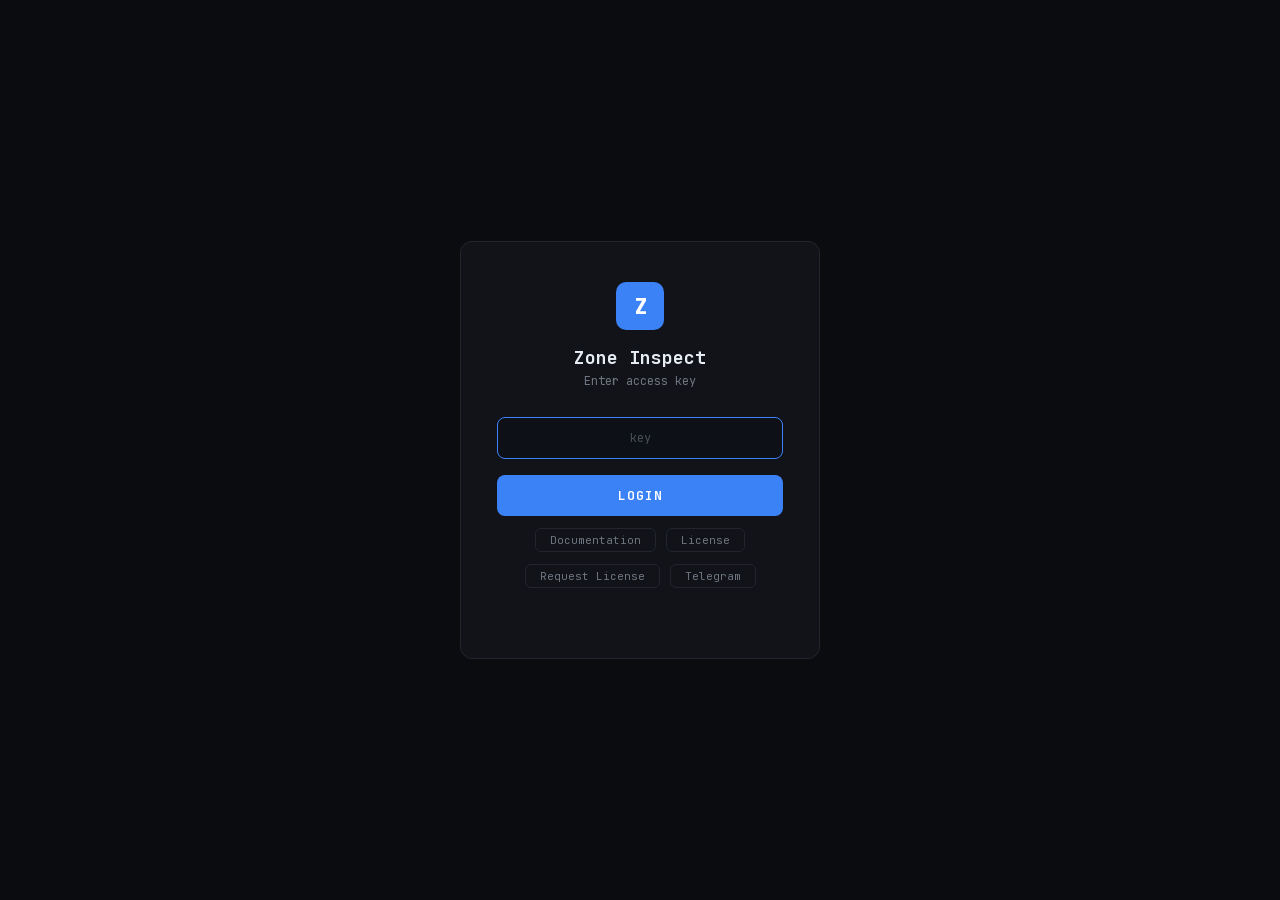
<file: templates/login.html>
<!DOCTYPE html>
<html lang="en">

<head>
    <meta charset="UTF-8">
    <meta name="viewport" content="width=device-width, initial-scale=1.0">
    <title>Zone Inspect — Login</title>
    <meta name="description"
        content="Zone Inspect — AI-powered visual inspection system. Log in to access the inspection dashboard.">
    <meta name="robots" content="noindex, nofollow">
    <link rel="canonical" href="https://inspect.metaprodtrace.com/login">
    <link rel="stylesheet" href="/static/jbmono.css">
    <style>
        * {
            margin: 0;
            padding: 0;
            box-sizing: border-box;
        }

        body {
            background: #0a0c10;
            color: #c9d1d9;
            font-family: 'JetBrains Mono', monospace;
            display: flex;
            align-items: center;
            justify-content: center;
            min-height: 100vh;
        }

        .login-card {
            background: #111318;
            border: 1px solid #21262d;
            border-radius: 12px;
            padding: 40px 36px;
            width: 360px;
            text-align: center;
        }

        .login-card .logo {
            width: 48px;
            height: 48px;
            background: #3b82f6;
            border-radius: 10px;
            display: inline-flex;
            align-items: center;
            justify-content: center;
            color: #fff;
            font-weight: 800;
            font-size: 22px;
            margin-bottom: 16px;
        }

        .login-card h1 {
            font-size: 18px;
            font-weight: 700;
            color: #e6edf3;
            margin-bottom: 4px;
        }

        .login-card p {
            font-size: 12px;
            color: #6e7681;
            margin-bottom: 28px;
        }

        .login-card input {
            width: 100%;
            background: #0d1017;
            border: 1px solid #30363d;
            border-radius: 8px;
            padding: 12px 14px;
            color: #e6edf3;
            font-family: inherit;
            font-size: 12px;
            text-align: center;
            letter-spacing: 2px;
            outline: none;
            transition: border-color .2s;
        }

        .login-card input:focus {
            border-color: #3b82f6;
        }

        .login-card input::placeholder {
            color: #484f58;
            letter-spacing: 0;
        }

        .login-card button {
            width: 100%;
            margin-top: 16px;
            background: #3b82f6;
            color: #fff;
            border: none;
            border-radius: 8px;
            padding: 12px;
            font-family: inherit;
            font-size: 13px;
            font-weight: 600;
            cursor: pointer;
            transition: background .2s;
            text-transform: uppercase;
            letter-spacing: 1px;
        }

        .login-card button:hover {
            background: #60a5fa;
        }

        .login-card button:disabled {
            background: #1e3a5f;
            cursor: wait;
        }

        .error {
            color: #f87171;
            font-size: 12px;
            margin-top: 12px;
            min-height: 18px;
        }
    </style>
</head>

<body>
    <div class="login-card">
        <div class="logo">Z</div>
        <h1>Zone Inspect</h1>
        <p>Enter access key</p>
        <input type="text" id="key-input" placeholder="key" autocomplete="off" autofocus>
        <button id="login-btn">Login</button>
        <a href="/doc" target="_blank"
            style="display:inline-block;margin-top:12px;font-size:11px;color:#6e7681;text-decoration:none;border:1px solid #21262d;padding:4px 14px;border-radius:6px;transition:color .2s"
            onmouseover="this.style.color='#c9d1d9'" onmouseout="this.style.color='#6e7681'">Documentation</a>
        <a href="/license" target="_blank"
            style="display:inline-block;margin-top:12px;font-size:11px;color:#6e7681;text-decoration:none;border:1px solid #21262d;padding:4px 14px;border-radius:6px;transition:color .2s"
            onmouseover="this.style.color='#c9d1d9'" onmouseout="this.style.color='#6e7681'">License</a>
        <a href="mailto:support@metaprodtrace.com?subject=License%20request%20%E2%80%94%20Zone%20Inspect&body=Hello%2C%0A%0AI%20would%20like%20to%20request%20a%20license%20for%20Zone%20Inspect.%0A%0AOrganization%3A%20%0AContact%20person%3A%20%0A"
            style="display:inline-block;margin-top:12px;font-size:11px;color:#6e7681;text-decoration:none;border:1px solid #21262d;padding:4px 14px;border-radius:6px;transition:color .2s"
            onmouseover="this.style.color='#c9d1d9'" onmouseout="this.style.color='#6e7681'">Request License</a>
        <a href="tg://join?invite=2IidgvAbT30wYTUy"
            style="display:inline-block;margin-top:12px;font-size:11px;color:#6e7681;text-decoration:none;border:1px solid #21262d;padding:4px 14px;border-radius:6px;transition:color .2s"
            onmouseover="this.style.color='#c9d1d9'" onmouseout="this.style.color='#6e7681'">Telegram</a>
        <div class="error" id="error-msg"></div>
    </div>
    <script>
        const inp = document.getElementById('key-input');
        const btn = document.getElementById('login-btn');
        const err = document.getElementById('error-msg');

        async function doLogin() {
            const key = inp.value.trim();
            if (!key) { err.textContent = 'Enter key'; return; }
            err.textContent = '';
            btn.disabled = true;
            try {
                const resp = await fetch('/login', {
                    method: 'POST',
                    headers: { 'Content-Type': 'application/json' },
                    body: JSON.stringify({ key })
                });
                const data = await resp.json();
                if (resp.ok) {
                    // A result link from the line system's log brings the user back to it.
                    const next = new URLSearchParams(location.search).get('next') || '';
                    window.location.href = /^\/r\/[A-Za-z0-9_-]+$/.test(next) ? next : '/';
                } else {
                    err.textContent = data.error || 'Error';
                }
            } catch (e) {
                err.textContent = 'Connection error';
            }
            btn.disabled = false;
        }

        btn.addEventListener('click', doLogin);
        inp.addEventListener('keydown', e => { if (e.key === 'Enter') doLogin(); });
    </script>
</body>

</html>
</file>
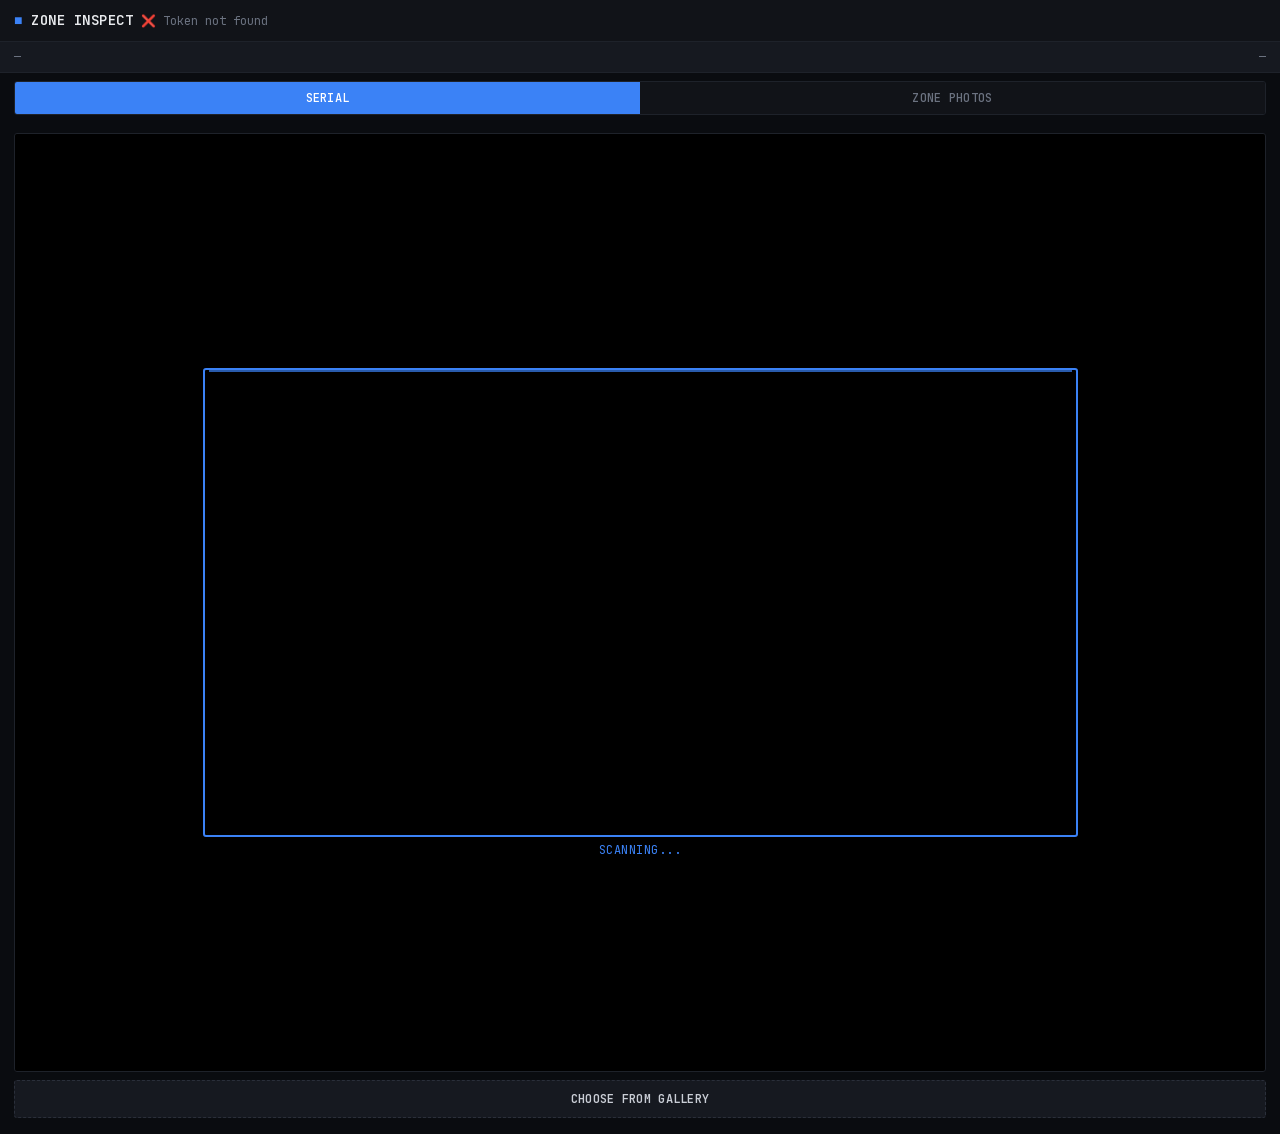
<file: templates/mobile_camera.html>
<!DOCTYPE html>
<html lang="en">

<head>
    <meta charset="UTF-8">
    <meta name="viewport" content="width=device-width, initial-scale=1.0, maximum-scale=1.0, user-scalable=no">
    <title>Zone Inspect — Mobile</title>
    <link rel="stylesheet" href="/static/jbmono.css">
    <style>
        :root {
            --bg: #0a0c10;
            --card: #111318;
            --bg2: #161920;
            --border: #1e222a;
            --border-light: #2a2f3a;
            --text: #c9cdd5;
            --text-bright: #e8eaed;
            --muted: #6b7280;
            --accent: #3b82f6;
            --accent-hover: #2563eb;
            --accent-dim: rgba(59, 130, 246, 0.1);
            --success: #22c55e;
            --success-dim: rgba(34, 197, 94, 0.1);
            --warn: #f59e0b;
            --warn-dim: rgba(245, 158, 11, 0.1);
            --danger: #ef4444;
            --danger-dim: rgba(239, 68, 68, 0.1);
            --radius: 3px;
            --mono: 'JetBrains Mono', monospace;
        }

        * {
            margin: 0;
            padding: 0;
            box-sizing: border-box
        }

        body {
            font-family: var(--mono);
            font-size: 12px;
            line-height: 1.5;
            background: var(--bg);
            color: var(--text);
            min-height: 100vh;
            display: flex;
            flex-direction: column;
            -webkit-font-smoothing: antialiased;
        }

        .header {
            padding: 10px 14px;
            background: var(--card);
            border-bottom: 1px solid var(--border);
            display: flex;
            align-items: baseline;
            gap: 8px;
        }

        .header h1 {
            font-size: 14px;
            font-weight: 600;
            color: var(--text-bright);
            text-transform: uppercase;
            letter-spacing: .5px;
        }

        .header h1::before {
            content: '■ ';
            color: var(--accent)
        }

        .header .sub {
            font-size: 12px;
            color: var(--muted);
        }

        .session-info {
            padding: 6px 14px;
            font-size: 12px;
            color: var(--muted);
            display: flex;
            justify-content: space-between;
            background: var(--bg2);
            border-bottom: 1px solid var(--border);
        }

        .mode-tabs {
            display: flex;
            gap: 0;
            margin: 8px 14px;
            border-radius: var(--radius);
            overflow: hidden;
            border: 1px solid var(--border);
        }

        .mode-tab {
            flex: 1;
            padding: 8px;
            text-align: center;
            font-size: 12px;
            font-weight: 500;
            font-family: var(--mono);
            background: var(--card);
            color: var(--muted);
            border: none;
            cursor: pointer;
            transition: all .15s;
            text-transform: uppercase;
            letter-spacing: .3px;
        }

        .mode-tab.active {
            background: var(--accent);
            color: #fff;
        }

        .content {
            flex: 1;
            padding: 10px 14px;
        }

        /* Capture areas */
        .capture-area {
            background: #000;
            border-radius: var(--radius);
            overflow: hidden;
            position: relative;
            aspect-ratio: 4/3;
            margin-bottom: 8px;
            border: 1px solid var(--border);
        }

        .capture-area video,
        .capture-area canvas {
            width: 100%;
            height: 100%;
            object-fit: cover;
            display: block;
        }

        .capture-area canvas {
            display: none
        }

        /* Scan overlay */
        .scan-overlay {
            position: absolute;
            top: 0;
            left: 0;
            right: 0;
            bottom: 0;
            pointer-events: none;
            display: flex;
            align-items: center;
            justify-content: center;
        }

        .scan-reticle {
            width: 70%;
            height: 50%;
            border: 2px solid var(--accent);
            border-radius: var(--radius);
            position: relative;
            box-shadow: 0 0 0 9999px rgba(0, 0, 0, .35);
        }

        .scan-reticle.found {
            border-color: var(--success);
            box-shadow: 0 0 0 9999px rgba(0, 0, 0, .35), 0 0 20px var(--success);
        }

        .scan-label {
            position: absolute;
            bottom: -24px;
            left: 0;
            right: 0;
            text-align: center;
            font-size: 12px;
            color: var(--accent);
            text-transform: uppercase;
            letter-spacing: .5px;
        }

        .scan-reticle.found .scan-label {
            color: var(--success)
        }

        .scan-line {
            position: absolute;
            left: 4px;
            right: 4px;
            height: 2px;
            background: var(--accent);
            opacity: .7;
            animation: scanMove 2s ease-in-out infinite;
        }

        @keyframes scanMove {

            0%,
            100% {
                top: 10%
            }

            50% {
                top: 90%
            }
        }

        /* Buttons */
        .btn {
            width: 100%;
            padding: 10px;
            border: none;
            border-radius: var(--radius);
            font-size: 12px;
            font-weight: 600;
            font-family: var(--mono);
            cursor: pointer;
            transition: all .15s;
            margin-bottom: 6px;
            text-transform: uppercase;
            letter-spacing: .3px;
        }

        .btn-primary {
            background: var(--accent);
            color: #fff;
        }

        .btn-primary:hover {
            background: var(--accent-hover)
        }

        .btn-primary:disabled {
            opacity: .35;
            cursor: not-allowed
        }

        .btn-outline {
            background: transparent;
            color: var(--accent);
            border: 1px solid var(--accent);
        }

        .btn-file {
            background: var(--bg2);
            color: var(--text);
            border: 1px dashed var(--border-light);
        }

        /* Result boxes */
        .result-box {
            padding: 8px 10px;
            border-radius: var(--radius);
            font-size: 12px;
            margin-bottom: 6px;
            border: 1px solid;
        }

        .result-ok {
            background: var(--success-dim);
            border-color: var(--success);
            color: var(--success);
        }

        .result-err {
            background: var(--danger-dim);
            border-color: var(--danger);
            color: var(--danger);
        }

        .result-info {
            background: var(--accent-dim);
            border-color: var(--accent);
            color: var(--accent);
        }

        .spinner {
            display: inline-block;
            width: 12px;
            height: 12px;
            border: 1.5px solid rgba(255, 255, 255, .3);
            border-top-color: #fff;
            border-radius: 50%;
            animation: spin .6s linear infinite;
            vertical-align: middle;
            margin-right: 4px;
        }

        @keyframes spin {
            to {
                transform: rotate(360deg)
            }
        }

        /* Anchor overlay */
        .anchor-overlay {
            position: absolute;
            top: 0;
            left: 0;
            width: 100%;
            height: 100%;
            pointer-events: none;
            display: block !important;
        }

        .anchor-status {
            padding: 4px 8px;
            font-size: 12px;
            text-align: center;
            color: var(--warn);
            text-transform: uppercase;
            letter-spacing: .3px;
        }

        .anchor-status.aligned {
            color: var(--success);
        }

        .zone-nav {
            display: flex;
            align-items: center;
            justify-content: center;
            gap: 8px;
            padding: 6px 0;
        }

        .zone-nav-btn {
            background: var(--surface);
            border: 1px solid var(--border);
            color: var(--text);
            border-radius: 6px;
            width: 32px;
            height: 32px;
            font-size: 16px;
            cursor: pointer;
            display: flex;
            align-items: center;
            justify-content: center;
        }

        .zone-nav-btn:disabled {
            opacity: .3;
        }

        .zone-nav-label {
            font-size: 13px;
            font-weight: 600;
            color: var(--accent);
            min-width: 120px;
            text-align: center;
        }

        .zone-nav-label .zone-checked {
            color: var(--success);
            font-size: 11px;
        }

        .hidden {
            display: none !important
        }

        .photo-count {
            text-align: center;
            font-size: 24px;
            font-weight: 700;
            color: var(--accent);
            margin: 12px 0 2px;
        }

        .photo-count-label {
            text-align: center;
            font-size: 12px;
            color: var(--muted);
            margin-bottom: 12px;
            text-transform: uppercase;
            letter-spacing: .4px;
        }

        .file-input-wrap {
            position: relative;
            overflow: hidden;
        }

        .file-input-wrap input[type=file] {
            position: absolute;
            top: 0;
            left: 0;
            width: 100%;
            height: 100%;
            opacity: 0;
            cursor: pointer;
        }
    </style>
</head>

<body>
    <div class="header">
        <h1>Zone Inspect</h1>
        <span class="sub" id="header-sub">Loading...</span>
    </div>
    <div class="session-info">
        <span id="info-session">—</span>
        <span id="info-status">—</span>
    </div>

    <div class="mode-tabs">
        <button class="mode-tab active" id="tab-serial" onclick="switchMode('serial')">Serial</button>
        <button class="mode-tab" id="tab-zone" onclick="switchMode('zone')">Zone Photos</button>
    </div>

    <div class="content">
        <!-- Serial Number Mode -->
        <div id="serial-mode">
            <div class="capture-area" id="serial-capture-area">
                <video id="serial-video" autoplay playsinline></video>
                <canvas id="serial-canvas"></canvas>
                <div class="scan-overlay">
                    <div class="scan-reticle" id="scan-reticle">
                        <div class="scan-line"></div>
                        <div class="scan-label" id="scan-label">Scanning...</div>
                    </div>
                </div>
            </div>
            <div id="serial-result-mobile" class="hidden"></div>
            <div class="file-input-wrap">
                <button class="btn btn-file">Choose from Gallery</button>
                <input type="file" accept="image/*" id="file-serial-mobile" onchange="uploadSerialFile(this)">
            </div>
        </div>

        <!-- Zone Photo Mode -->
        <div id="zone-mode" class="hidden">
            <div class="zone-nav" id="zone-nav">
                <button class="zone-nav-btn" id="zone-prev" onclick="navZone(-1)">&larr;</button>
                <div class="zone-nav-label" id="zone-nav-label">Zone 1</div>
                <button class="zone-nav-btn" id="zone-next" onclick="navZone(1)">&rarr;</button>
            </div>
            <div class="capture-area" id="zone-capture-area">
                <video id="zone-video" autoplay playsinline></video>
                <canvas id="zone-canvas"></canvas>
                <canvas class="anchor-overlay" id="anchor-overlay"></canvas>
            </div>
            <div class="anchor-status hidden" id="anchor-status">Align anchors...</div>
            <button class="btn btn-primary" id="btn-zone-capture" onclick="captureZone()">
                Capture Zone
            </button>
            <div class="file-input-wrap">
                <button class="btn btn-file">Choose from Gallery (multiple)</button>
                <input type="file" accept="image/*" multiple id="file-zone-mobile" onchange="uploadZoneFiles(this)">
            </div>
            <div class="photo-count" id="zone-photo-count">0</div>
            <div class="photo-count-label">photos sent</div>
            <div id="zone-result-mobile"></div>
            <div id="mobile-action-btns" class="hidden"
                style="margin-top:8px;display:flex;gap:8px;justify-content:center">
                <button class="btn btn-primary" id="btn-mobile-skip" onclick="mobileSkipBoard()"
                    style="background:#f59e0b;color:#000;font-weight:600;padding:8px 16px;border-radius:6px;font-size:14px">Skip
                    &rarr; New SN</button>
                <button class="btn" id="btn-mobile-retry" onclick="mobileRetryFailed()"
                    style="background:transparent;border:1px solid #6366f1;color:#6366f1;padding:8px 16px;border-radius:6px;font-size:14px">Retry
                    Failed</button>
            </div>
        </div>
    </div>

    <!-- Barcode reader in the browser (iPhone Safari has no BarcodeDetector); the .wasm loads on first use -->
    <script src="/static/vendor/zxing-wasm-3.1.4/reader.js"></script>
    <script src="/static/view-guide.js"></script>
    <script>
        let TOKEN = '';
        let SESSION_ID = '';
        let BASE_URL = '';
        let camStream = null;      // one camera stream shared by the serial and zone views
        let photosSent = 0;
        let zonesTotal = 0;
        let zonesChecked = 0;
        let hasSerial = false;

        // Continuous scan state
        let scanning = false;
        let scanTimer = null;
        let scanBusy = false;
        let nativeBarcodeDetector = null;
        let wasmReader = false;    // zxing-wasm available

        // ═══════════════════════════════════════════════════════════
        //  SCANNER BEEP SOUND (Web Audio API)
        // ═══════════════════════════════════════════════════════════
        let _audioCtx = null;
        function playBeep() {
            try {
                if (!_audioCtx) _audioCtx = new (window.AudioContext || window.webkitAudioContext)();
                const ctx = _audioCtx;
                const osc = ctx.createOscillator();
                const gain = ctx.createGain();
                osc.connect(gain);
                gain.connect(ctx.destination);
                osc.type = 'square';
                osc.frequency.setValueAtTime(1800, ctx.currentTime);
                osc.frequency.setValueAtTime(1400, ctx.currentTime + 0.08);
                gain.gain.setValueAtTime(0.3, ctx.currentTime);
                gain.gain.exponentialRampToValueAtTime(0.01, ctx.currentTime + 0.15);
                osc.start(ctx.currentTime);
                osc.stop(ctx.currentTime + 0.15);
            } catch (e) { /* audio not supported */ }
        }
        function playShutter() {
            try {
                if (!_audioCtx) _audioCtx = new (window.AudioContext || window.webkitAudioContext)();
                const ctx = _audioCtx;
                const buf = ctx.createBuffer(1, ctx.sampleRate * 0.1, ctx.sampleRate);
                const data = buf.getChannelData(0);
                for (let i = 0; i < data.length; i++) data[i] = (Math.random() * 2 - 1) * Math.exp(-i / (ctx.sampleRate * 0.02));
                const src = ctx.createBufferSource();
                src.buffer = buf;
                const gain = ctx.createGain();
                gain.gain.setValueAtTime(0.15, ctx.currentTime);
                src.connect(gain);
                gain.connect(ctx.destination);
                src.start();
            } catch (e) { /* audio not supported */ }
        }

        // Anchor state
        let anchorRefs = [];       // [{x,y}] — current zone's reference anchor positions
        let anchorDetecting = false;
        let anchorTimer = null;
        let anchorBusy = false;

        // Zone navigation state
        let zonesInfo = [];        // [{label, anchors, checked, status}] from backend
        let currentZoneIdx = 0;    // which zone is shown
        let lastInspectionState = 'scanning'; // track to avoid repeating actions
        let actionInProgress = false; // blocks poll during skip/retry transition
        let skipActive = false; // after skip, ignore server state until session changes
        let retryActive = false; // keep buttons visible while rescanning after retry
        let lastBoardSeq = 0; // tracks completed boards to detect completion after desktop reset

        function init() {
            const params = new URLSearchParams(window.location.search);
            TOKEN = params.get('token') || '';
            if (!TOKEN) {
                document.getElementById('header-sub').textContent = '❌ Token not found';
                return;
            }
            BASE_URL = window.location.origin;

            // Check for native BarcodeDetector API
            if ('BarcodeDetector' in window) {
                BarcodeDetector.getSupportedFormats().then(formats => {
                    if (formats.length > 0) {
                        nativeBarcodeDetector = new BarcodeDetector({ formats });
                        console.log('Native BarcodeDetector:', formats.join(', '));
                    }
                }).catch(() => { });
            }

            if (!('BarcodeDetector' in window) && window.ZXingWASM) {
                try {
                    ZXingWASM.prepareZXingModule({
                        overrides: { locateFile: (path, prefix) => path.endsWith('.wasm')
                            ? '/static/vendor/zxing-wasm-3.1.4/zxing_reader.wasm' : prefix + path },
                        fireImmediately: true,
                    }).then(() => { wasmReader = true; }).catch(e => console.warn('zxing-wasm:', e));
                } catch (e) { console.warn('zxing-wasm:', e); }
            }

            fetchSessionInfo();
        }

        async function fetchSessionInfo() {
            try {
                const r = await fetch(`${BASE_URL}/api/mobile/${TOKEN}/info`);
                if (r.status === 404) {
                    clearInterval(bgPollTimer);
                    bgPollTimer = null;
                    document.getElementById('header-sub').textContent = '❌ Link expired — scan QR again';
                    return;
                }
                const d = await r.json();
                if (d.error) {
                    document.getElementById('header-sub').textContent = '❌ ' + d.error;
                    return;
                }
                SESSION_ID = d.session_id;
                zonesTotal = d.zones_total;
                zonesChecked = d.zones_checked;
                hasSerial = !!d.serial;
                // Store per-zone info with anchors
                zonesInfo = d.zones || [];
                // Go to first unchecked zone
                currentZoneIdx = zonesInfo.findIndex(z => !z.checked);
                if (currentZoneIdx < 0) currentZoneIdx = 0;
                anchorRefs = (zonesInfo[currentZoneIdx] || {}).anchors || [];
                updateZoneNav();
                updateStatusUI(d);
                lastBoardSeq = d.board_seq || 0;

                if (d.serial) {
                    document.getElementById('serial-result-mobile').innerHTML =
                        `<div class="result-box result-ok">Serial: <strong>${d.serial}</strong></div>`;
                    document.getElementById('serial-result-mobile').classList.remove('hidden');
                    switchMode('zone');
                } else {
                    switchMode('serial');
                }
            } catch (e) {
                document.getElementById('header-sub').textContent = '❌ Error: ' + e.message;
            }
        }

        function updateStatusUI(d) {
            const total = d ? d.zones_total : zonesTotal;
            const checked = d ? d.zones_checked : zonesChecked;
            document.getElementById('header-sub').textContent = `Session active · ${total} zones`;
            document.getElementById('info-session').textContent = `ID: ${SESSION_ID.slice(0, 8)}`;
            document.getElementById('info-status').textContent = `Checked: ${checked}/${total}`;
        }

        // Viewpoint hint for the zone being shot (typical viewpoint from the recipe's calibration)
        let zoneCapturing = false;
        let viewGuide = null;
        function guide() {
            if (!viewGuide && window.ViewGuide) viewGuide = ViewGuide({
                video: document.getElementById('zone-video'),
                container: document.getElementById('zone-capture-area'),
                url: `${BASE_URL}/api/mobile/${TOKEN}/guide`,
                pick: d => d.zones[currentZoneIdx] || null,
                paused: () => zoneCapturing,
            });
            return viewGuide;
        }

        function switchMode(mode) {
            stopScan();
            stopAnchorDetect();
            if (mode !== 'zone' && viewGuide) viewGuide.stop();
            document.getElementById('tab-serial').classList.toggle('active', mode === 'serial');
            document.getElementById('tab-zone').classList.toggle('active', mode === 'zone');
            document.getElementById('serial-mode').classList.toggle('hidden', mode !== 'serial');
            document.getElementById('zone-mode').classList.toggle('hidden', mode !== 'zone');
            startCamera(mode).then(() => {
                if (mode === 'serial') startScan();
                if (mode === 'zone') {
                    updateZoneNav();
                    drawReferenceAnchors();
                    if (anchorRefs.length > 0) startAnchorDetect();
                    if (guide()) guide().start();
                }
            });
        }

        async function startCamera(mode) {
            const videoId = mode === 'serial' ? 'serial-video' : 'zone-video';
            const video = document.getElementById(videoId);

            // Reuse the running camera: restarting it on every switch costs a second or more on phones
            if (camStream && camStream.getVideoTracks().some(t => t.readyState === 'live')) {
                if (video.srcObject !== camStream) video.srcObject = camStream;
                try { await video.play(); } catch (e) { /* already playing */ }
                return;
            }

            try {
                const stream = await navigator.mediaDevices.getUserMedia({
                    video: {
                        facingMode: { ideal: 'environment' },
                        width: { ideal: 1920 },
                        height: { ideal: 1080 },
                    },
                    audio: false
                });
                const track = stream.getVideoTracks()[0];
                const caps = track.getCapabilities ? track.getCapabilities() : {};
                if (caps.focusMode && caps.focusMode.includes('continuous')) {
                    await track.applyConstraints({ advanced: [{ focusMode: 'continuous' }] });
                }
                video.srcObject = stream;
                await video.play();
                camStream = stream;
            } catch (e) {
                console.warn('Camera error:', e);
            }
        }

        // ═══════════════════════════════════════════════════════════
        //  CONTINUOUS BARCODE SCANNING
        // ═══════════════════════════════════════════════════════════

        function startScan() {
            if (scanning) return;
            scanning = true;
            scanBusy = false;
            const reticle = document.getElementById('scan-reticle');
            const label = document.getElementById('scan-label');
            reticle.classList.remove('found');
            label.textContent = 'Scanning...';
            scanLoop();
        }

        function stopScan() {
            scanning = false;
            if (scanTimer) { clearTimeout(scanTimer); scanTimer = null; }
        }

        function scanLoop() {
            if (!scanning) return;
            scanTimer = setTimeout(async () => {
                if (!scanning) return;
                if (!scanBusy) {
                    await scanFrame();
                }
                scanLoop();
            }, nativeBarcodeDetector || wasmReader ? 100 : 150);
        }

        async function scanFrame() {
            const video = document.getElementById('serial-video');
            if (!video.videoWidth || !video.videoHeight) return;

            // Try native BarcodeDetector first (instant, no network)
            if (nativeBarcodeDetector) {
                try {
                    const results = await nativeBarcodeDetector.detect(video);
                    if (results.length > 0) {
                        const best = results.find(r => r.rawValue) || results[0];
                        if (best.rawValue) {
                            onBarcodeFound(best.rawValue, 'native');
                            return;
                        }
                    }
                } catch (e) { /* fallback to server */ }
            }

            // zxing-wasm in the browser: no upload per frame
            if (wasmReader) {
                scanBusy = true;
                try {
                    const frame = grabFrameData();
                    if (frame) {
                        const res = await ZXingWASM.readBarcodes(frame, { tryHarder: true, maxNumberOfSymbols: 1 });
                        const hit = res.find(r => r.isValid && r.text);
                        if (hit) { scanBusy = false; onBarcodeFound(hit.text, 'native', hit.format); return; }
                    }
                    scanBusy = false;
                    return;
                } catch (e) { console.warn('zxing-wasm read:', e); wasmReader = false; }
                scanBusy = false;
            }

            // Fallback: server-side detection (throttled)
            scanBusy = true;
            try {
                const blob = await grabFrame();
                if (!blob) { scanBusy = false; return; }
                const fd = new FormData();
                fd.append('photo', blob, 'scan.jpg');
                const r = await fetch(`${BASE_URL}/api/mobile/${TOKEN}/serial`, {
                    method: 'POST', body: fd
                });
                const d = await r.json();
                if (!d.error && d.serial) {
                    onBarcodeFound(d.serial, d.type);
                }
            } catch (e) { /* ignore, retry next frame */ }
            scanBusy = false;
        }

        function drawFrame() {
            const video = document.getElementById('serial-video');
            const canvas = document.getElementById('serial-canvas');
            const vw = video.videoWidth, vh = video.videoHeight;
            if (!vw || !vh) return null;

            const dispW = video.clientWidth, dispH = video.clientHeight;
            const videoRatio = vw / vh, dispRatio = dispW / dispH;
            let sx = 0, sy = 0, sw = vw, sh = vh;
            if (videoRatio > dispRatio) {
                sw = Math.round(vh * dispRatio);
                sx = Math.round((vw - sw) / 2);
            } else {
                sh = Math.round(vw / dispRatio);
                sy = Math.round((vh - sh) / 2);
            }
            // The server reads codes at up to 1200 px: larger frames only slow the upload
            const maxDim = 1280;
            let outW = sw, outH = sh;
            if (Math.max(sw, sh) > maxDim) {
                const s = maxDim / Math.max(sw, sh);
                outW = Math.round(sw * s);
                outH = Math.round(sh * s);
            }
            canvas.width = outW;
            canvas.height = outH;
            canvas.getContext('2d').drawImage(video, sx, sy, sw, sh, 0, 0, outW, outH);
            return canvas;
        }

        function grabFrame() {
            const canvas = drawFrame();
            if (!canvas) return null;
            return new Promise(resolve => {
                canvas.toBlob(blob => resolve(blob), 'image/jpeg', 0.85);
            });
        }

        function grabFrameData() {
            const canvas = drawFrame();
            return canvas ? canvas.getContext('2d').getImageData(0, 0, canvas.width, canvas.height) : null;
        }

        async function onBarcodeFound(rawValue, type, format) {
            stopScan();
            playBeep();
            const reticle = document.getElementById('scan-reticle');
            const label = document.getElementById('scan-label');
            reticle.classList.add('found');
            label.textContent = 'Found!';

            // Read on the phone: register the decoded text (no second upload/decoding)
            if (type === 'native') {
                const resultDiv = document.getElementById('serial-result-mobile');
                resultDiv.innerHTML = `<div class="result-box result-ok">Serial: <strong>${rawValue}</strong></div>`;
                resultDiv.classList.remove('hidden');
                try {
                    const fd = new FormData();
                    fd.append('code', rawValue);
                    fd.append('code_type', format || 'barcode');
                    const r = await fetch(`${BASE_URL}/api/mobile/${TOKEN}/serial`, {
                        method: 'POST', body: fd
                    });
                    const d = await r.json();
                    if (!d.error && d.serial) {
                        resultDiv.innerHTML = `<div class="result-box result-ok">Serial: <strong>${d.serial}</strong> (${d.type})</div>`;
                        hasSerial = true;
                        setTimeout(() => switchMode('zone'), 300);
                        return;
                    }
                } catch (e) { /* retry below */ }
                // Couldn't verify — restart scanning
                resultDiv.innerHTML = `<div class="result-box result-err">❌ Could not verify. Retrying...</div>`;
                setTimeout(() => { reticle.classList.remove('found'); startScan(); }, 1500);
                return;
            }

            // Server-detected barcode — already registered
            const resultDiv = document.getElementById('serial-result-mobile');
            resultDiv.innerHTML = `<div class="result-box result-ok">Serial: <strong>${rawValue}</strong> (${type})</div>`;
            resultDiv.classList.remove('hidden');
            hasSerial = true;
            setTimeout(() => switchMode('zone'), 300);
        }

        // ═══════════════════════════════════════════════════════════
        //  FILE UPLOAD (serial)
        // ═══════════════════════════════════════════════════════════

        async function uploadSerialFile(input) {
            if (!input.files.length) return;
            stopScan();
            const resultDiv = document.getElementById('serial-result-mobile');
            resultDiv.innerHTML = `<div class="result-box result-info"><span class="spinner"></span> Reading…</div>`;
            resultDiv.classList.remove('hidden');

            try {
                const fd = new FormData();
                fd.append('photo', input.files[0]);
                const r = await fetch(`${BASE_URL}/api/mobile/${TOKEN}/serial`, { method: 'POST', body: fd });
                const d = await r.json();
                if (d.error) {
                    resultDiv.innerHTML = `<div class="result-box result-err">❌ ${d.error}</div>`;
                    startScan();
                } else {
                    resultDiv.innerHTML = `<div class="result-box result-ok">Serial: <strong>${d.serial}</strong> (${d.type})</div>`;
                    hasSerial = true;
                    setTimeout(() => switchMode('zone'), 800);
                }
            } catch (e) {
                resultDiv.innerHTML = `<div class="result-box result-err">❌ ${e.message}</div>`;
                startScan();
            }
        }

        // ═══════════════════════════════════════════════════════════
        //  ZONE NAVIGATION
        // ═══════════════════════════════════════════════════════════

        function navZone(delta) {
            const newIdx = currentZoneIdx + delta;
            if (newIdx < 0 || newIdx >= zonesInfo.length) return;
            currentZoneIdx = newIdx;
            anchorRefs = (zonesInfo[currentZoneIdx] || {}).anchors || [];
            updateZoneNav();
            // Restart anchor detection for new zone
            stopAnchorDetect();
            drawReferenceAnchors();
            if (anchorRefs.length > 0) startAnchorDetect();
        }

        function updateZoneNav() {
            if (!zonesInfo.length) return;
            const zi = zonesInfo[currentZoneIdx] || {};
            const label = document.getElementById('zone-nav-label');
            const checkedMark = zi.checked ? ' <span class="zone-checked">✓</span>' : '';
            label.innerHTML = `${zi.label || 'Zone ' + (currentZoneIdx + 1)}${checkedMark} <span style="opacity:1;font-size:12px">${currentZoneIdx + 1}/${zonesInfo.length}</span>`;
            document.getElementById('zone-prev').disabled = currentZoneIdx <= 0;
            document.getElementById('zone-next').disabled = currentZoneIdx >= zonesInfo.length - 1;
        }

        // ═══════════════════════════════════════════════════════════
        //  ANCHOR POINT DETECTION (zone mode overlay)
        // ═══════════════════════════════════════════════════════════

        function startAnchorDetect() {
            if (anchorDetecting || anchorRefs.length === 0) return;
            anchorDetecting = true;
            anchorBusy = false;
            document.getElementById('anchor-status').classList.remove('hidden');
            document.getElementById('anchor-status').textContent = 'Align anchors...';
            anchorLoop();
        }

        function drawReferenceAnchors() {
            const area = document.getElementById('zone-capture-area');
            const overlay = document.getElementById('anchor-overlay');
            if (!area || !overlay) return;
            const aw = area.clientWidth, ah = area.clientHeight;
            if (!aw || !ah) return;
            overlay.width = aw;
            overlay.height = ah;
            const ctx = overlay.getContext('2d');
            ctx.clearRect(0, 0, aw, ah);
            if (!anchorRefs || anchorRefs.length === 0) return;
            const colors = ['#f59e0b', '#3b82f6'];
            anchorRefs.forEach((ref, i) => {
                const rx = ref.x * aw, ry = ref.y * ah;
                ctx.setLineDash([4, 4]);
                ctx.strokeStyle = colors[i % 2];
                ctx.lineWidth = 1.5;
                ctx.globalAlpha = 0.5;
                ctx.beginPath(); ctx.arc(rx, ry, 16, 0, Math.PI * 2); ctx.stroke();
                ctx.beginPath(); ctx.moveTo(rx - 10, ry); ctx.lineTo(rx + 10, ry); ctx.stroke();
                ctx.beginPath(); ctx.moveTo(rx, ry - 10); ctx.lineTo(rx, ry + 10); ctx.stroke();
                ctx.setLineDash([]);
                ctx.globalAlpha = 1;
                ctx.fillStyle = colors[i % 2];
                ctx.font = 'bold 11px monospace';
                ctx.fillText('A' + (i + 1), rx + 18, ry - 6);
            });
            // Show status
            const statusEl = document.getElementById('anchor-status');
            if (anchorRefs.length > 0 && !anchorDetecting) {
                const zName = (zonesInfo[currentZoneIdx] || {}).label || '';
                statusEl.textContent = zName + ' · ' + anchorRefs.length + ' anchors';
                statusEl.className = 'anchor-status';
                statusEl.classList.remove('hidden');
            }
        }

        function stopAnchorDetect() {
            anchorDetecting = false;
            if (anchorTimer) { clearTimeout(anchorTimer); anchorTimer = null; }
            const overlay = document.getElementById('anchor-overlay');
            if (overlay) {
                const ctx = overlay.getContext('2d');
                ctx.clearRect(0, 0, overlay.width, overlay.height);
            }
            document.getElementById('anchor-status').classList.add('hidden');
        }

        function anchorLoop() {
            if (!anchorDetecting) return;
            if (!anchorBusy) {
                anchorBusy = true;
                detectAnchorsFrame().finally(() => {
                    anchorBusy = false;
                    if (anchorDetecting) anchorTimer = setTimeout(anchorLoop, 300);
                });
            } else {
                anchorTimer = setTimeout(anchorLoop, 100);
            }
        }

        async function detectAnchorsFrame() {
            const video = document.getElementById('zone-video');
            if (!video.videoWidth || !video.videoHeight) return;

            // Grab a small frame for anchor detection
            const tmpCanvas = document.createElement('canvas');
            const vw = video.videoWidth, vh = video.videoHeight;
            const maxDim = 640;
            const s = Math.min(maxDim / Math.max(vw, vh), 1);
            tmpCanvas.width = Math.round(vw * s);
            tmpCanvas.height = Math.round(vh * s);
            tmpCanvas.getContext('2d').drawImage(video, 0, 0, tmpCanvas.width, tmpCanvas.height);

            const blob = await new Promise(r => tmpCanvas.toBlob(b => r(b), 'image/jpeg', 0.7));
            if (!blob) return;

            try {
                const fd = new FormData();
                fd.append('photo', blob, 'anchor.jpg');
                fd.append('zone_index', currentZoneIdx);
                const r = await fetch(`${BASE_URL}/api/mobile/${TOKEN}/detect_anchors`, {
                    method: 'POST', body: fd
                });
                const d = await r.json();
                drawAnchorOverlay(d.anchors || []);
            } catch (e) { /* ignore, retry */ }
        }

        function drawAnchorOverlay(detected) {
            const area = document.getElementById('zone-capture-area');
            const overlay = document.getElementById('anchor-overlay');
            const aw = area.clientWidth, ah = area.clientHeight;
            overlay.width = aw;
            overlay.height = ah;
            const ctx = overlay.getContext('2d');
            ctx.clearRect(0, 0, aw, ah);

            const colors = ['#f59e0b', '#3b82f6'];
            let allFound = true;

            // Draw reference target positions (where anchors SHOULD be)
            anchorRefs.forEach((ref, i) => {
                const rx = ref.x * aw, ry = ref.y * ah;
                ctx.setLineDash([4, 4]);
                ctx.strokeStyle = colors[i % 2];
                ctx.lineWidth = 1.5;
                ctx.globalAlpha = 0.5;
                ctx.beginPath(); ctx.arc(rx, ry, 16, 0, Math.PI * 2); ctx.stroke();
                // Target crosshair
                ctx.beginPath(); ctx.moveTo(rx - 10, ry); ctx.lineTo(rx + 10, ry); ctx.stroke();
                ctx.beginPath(); ctx.moveTo(rx, ry - 10); ctx.lineTo(rx, ry + 10); ctx.stroke();
                ctx.setLineDash([]);
                ctx.globalAlpha = 1;

                // Draw label
                ctx.fillStyle = colors[i % 2];
                ctx.font = 'bold 11px monospace';
                ctx.fillText('A' + (i + 1), rx + 18, ry - 6);
            });

            // Draw detected positions (where anchors ARE found)
            detected.forEach((det, i) => {
                if (!det || i >= anchorRefs.length) {
                    allFound = false;
                    return;
                }
                const dx = det.x * aw, dy = det.y * ah;
                const score = det.score || 0;
                const ref = anchorRefs[i];
                const rx = ref.x * aw, ry = ref.y * ah;
                const dist = Math.sqrt((dx - rx) ** 2 + (dy - ry) ** 2);
                const aligned = dist <= 15;
                if (!aligned) allFound = false;

                // Detected circle + crosshair (solid, green if aligned, orange/blue if not)
                const c = aligned ? '#22c55e' : (score > 0.5 ? '#22c55e' : colors[i % 2]);
                ctx.strokeStyle = c;
                ctx.lineWidth = 2.5;
                ctx.setLineDash([]);
                ctx.globalAlpha = 0.9;
                ctx.beginPath(); ctx.arc(dx, dy, 14, 0, Math.PI * 2); ctx.stroke();
                ctx.beginPath(); ctx.moveTo(dx - 8, dy); ctx.lineTo(dx + 8, dy); ctx.stroke();
                ctx.beginPath(); ctx.moveTo(dx, dy - 8); ctx.lineTo(dx, dy + 8); ctx.stroke();
                ctx.globalAlpha = 1;

                // Label
                ctx.fillStyle = c;
                ctx.font = 'bold 11px monospace';
                ctx.fillText(aligned ? '✓' : 'A' + (i + 1), dx + 16, dy - 4);
            });

            // Update status
            const statusEl = document.getElementById('anchor-status');
            const zName = (zonesInfo[currentZoneIdx] || {}).label || '';
            if (allFound && detected.filter(d => d).length === anchorRefs.length) {
                statusEl.textContent = '✓ ' + zName + ' aligned — capture';
                statusEl.className = 'anchor-status aligned';
            } else {
                const found = detected.filter(d => d).length;
                statusEl.textContent = zName + ' · ' + found + '/' + anchorRefs.length + ' anchors';
                statusEl.className = 'anchor-status';
            }
        }

        // ═══════════════════════════════════════════════════════════
        //  ZONE PHOTOS
        // ═══════════════════════════════════════════════════════════

        function captureFrame(videoId, canvasId) {
            const video = document.getElementById(videoId);
            const canvas = document.getElementById(canvasId);
            const vw = video.videoWidth, vh = video.videoHeight;
            if (!vw || !vh) return Promise.reject(new Error('Camera not ready.'));
            const dispW = video.clientWidth, dispH = video.clientHeight;
            const videoRatio = vw / vh, dispRatio = dispW / dispH;
            let sx = 0, sy = 0, sw = vw, sh = vh;
            if (videoRatio > dispRatio) {
                sw = Math.round(vh * dispRatio);
                sx = Math.round((vw - sw) / 2);
            } else {
                sh = Math.round(vw / dispRatio);
                sy = Math.round((vh - sh) / 2);
            }
            const maxDim = 2048;
            let outW = sw, outH = sh;
            if (Math.max(sw, sh) > maxDim) {
                const s = maxDim / Math.max(sw, sh);
                outW = Math.round(sw * s);
                outH = Math.round(sh * s);
            }
            canvas.width = outW;
            canvas.height = outH;
            canvas.getContext('2d').drawImage(video, sx, sy, sw, sh, 0, 0, outW, outH);
            return new Promise((resolve, reject) => {
                canvas.toBlob(blob => blob ? resolve(blob) : reject(new Error('Capture failed')), 'image/jpeg', 0.92);
            });
        }

        let capturedThumbs = []; // [{url, name}]

        async function captureZone() {
            const btn = document.getElementById('btn-zone-capture');
            btn.disabled = true;
            btn.innerHTML = '<span class="spinner"></span> Checking…';
            zoneCapturing = true;
            try {
                const blob = await captureFrame('zone-video', 'zone-canvas');
                playBeep();
                // Save thumbnail for badge
                const thumbUrl = URL.createObjectURL(blob.slice(0, blob.size, blob.type));
                capturedThumbs.push({ url: thumbUrl, name: (zonesInfo[currentZoneIdx] || {}).label || `Zone ${currentZoneIdx + 1}` });
                updatePhotoBadge();
                await sendZonePhoto(blob, 'zone.jpg');
            } catch (e) {
                showZoneResult(`❌ ${e.message}`, 'err');
            } finally {
                zoneCapturing = false;
                btn.disabled = false;
                btn.innerHTML = 'Capture Zone';
            }
        }

        function updatePhotoBadge() {
            let badge = document.getElementById('photo-badge');
            if (!badge) {
                badge = document.createElement('div');
                badge.id = 'photo-badge';
                badge.style.cssText = 'position:fixed;bottom:16px;right:16px;z-index:100;background:var(--card);border:2px solid var(--accent);border-radius:8px;padding:4px;cursor:pointer;display:flex;align-items:center;gap:6px;box-shadow:0 2px 12px rgba(0,0,0,.5)';
                badge.onclick = downloadCapturedPhotos;
                document.body.appendChild(badge);
            }
            const last = capturedThumbs[capturedThumbs.length - 1];
            badge.innerHTML = `<img src="${last.url}" style="width:40px;height:40px;object-fit:cover;border-radius:4px"><span style="font-size:11px;color:var(--text-bright);padding-right:6px">${capturedThumbs.length} 📷</span>`;
        }

        function downloadCapturedPhotos() {
            capturedThumbs.forEach((t, i) => {
                const a = document.createElement('a');
                a.href = t.url;
                a.download = `capture_${i + 1}.jpg`;
                a.click();
            });
        }

        async function uploadZoneFiles(input) {
            if (!input.files.length) return;
            for (const file of input.files) {
                await sendZonePhoto(file, file.name);
            }
        }

        async function sendZonePhoto(blob, name) {
            try {
                const fd = new FormData();
                fd.append('photo', blob, name);
                const r = await fetch(`${BASE_URL}/api/mobile/${TOKEN}/zone_photo`, { method: 'POST', body: fd });
                const d = await r.json();
                if (d.error) {
                    showZoneResult(`❌ ${d.error}`, 'err');
                } else {
                    // The server checked the photo already: show its verdict at once
                    photosSent++;
                    document.getElementById('zone-photo-count').textContent = photosSent;
                    if (!d.matched) showZoneResult(`Photo #${photosSent}: no zone recognised — retake`, 'err');
                    else showZoneResult(`${d.zone}: ${(d.result || '').toUpperCase()}${d.verdict ? ' — ' + d.verdict : ''}`,
                        d.result === 'ok' ? 'ok' : 'err');
                    await pollProgress();
                }
            } catch (e) {
                showZoneResult(`❌ ${e.message}`, 'err');
            }
        }

        async function pollProgress() {
            if (actionInProgress) return;
            try {
                const r = await fetch(`${BASE_URL}/api/mobile/${TOKEN}/info`);
                if (r.status === 404) {
                    clearInterval(bgPollTimer);
                    bgPollTimer = null;
                    document.getElementById('header-sub').textContent = '❌ Link expired — scan QR again';
                    return;
                }
                const d = await r.json();
                if (d.error) return;

                // Detect session change — desktop switched to new serial
                if (d.session_id && d.session_id !== SESSION_ID) {
                    SESSION_ID = d.session_id;
                    hasSerial = !!d.serial;
                    photosSent = 0;
                    document.getElementById('zone-photo-count').textContent = '0';
                    document.getElementById('zone-result-mobile').innerHTML = '';
                    document.getElementById('mobile-action-btns').classList.add('hidden');
                    lastInspectionState = 'scanning';
                    lastBoardSeq = d.board_seq || 0;
                    skipActive = false;
                    retryActive = false;
                    zonesInfo = d.zones || [];
                    zonesTotal = d.zones_total;
                    zonesChecked = d.zones_checked;
                    currentZoneIdx = zonesInfo.findIndex(z => !z.checked);
                    if (currentZoneIdx < 0) currentZoneIdx = 0;
                    anchorRefs = (zonesInfo[currentZoneIdx] || {}).anchors || [];
                    updateZoneNav();
                    updateStatusUI(d);
                    stopAnchorDetect();
                    if (d.serial) {
                        document.getElementById('serial-result-mobile').innerHTML =
                            `<div class="result-box result-ok">Serial: <strong>${d.serial}</strong></div>`;
                        document.getElementById('serial-result-mobile').classList.remove('hidden');
                        switchMode('zone');
                    } else {
                        document.getElementById('serial-result-mobile').innerHTML = '';
                        document.getElementById('serial-result-mobile').classList.add('hidden');
                        switchMode('serial');
                    }
                    return;
                }

                zonesTotal = d.zones_total;
                zonesChecked = d.zones_checked;
                // Update per-zone checked status
                if (d.zones && d.zones.length) {
                    zonesInfo = d.zones;
                    updateZoneNav();
                    // Auto-advance to next unchecked zone
                    const nextUnchecked = zonesInfo.findIndex(z => !z.checked);
                    if (nextUnchecked >= 0 && nextUnchecked !== currentZoneIdx) {
                        currentZoneIdx = nextUnchecked;
                        anchorRefs = (zonesInfo[currentZoneIdx] || {}).anchors || [];
                        updateZoneNav();
                        stopAnchorDetect();
                        drawReferenceAnchors();
                        if (anchorRefs.length > 0) startAnchorDetect();
                    }
                }
                updateStatusUI(d);

                // Detect board completion via sequence number (survives desktop reset)
                const boardSeq = d.board_seq || 0;
                if (boardSeq > lastBoardSeq) {
                    lastBoardSeq = boardSeq;
                    if (lastInspectionState !== 'complete' && !skipActive) {
                        // Board was just completed (or skipped) — switch to serial
                        lastInspectionState = 'complete';
                        retryActive = false;
                        const actionBtns = document.getElementById('mobile-action-btns');
                        actionBtns.classList.add('hidden');
                        showZoneResult('Board done ✓ — switching to Serial', 'ok');
                        hasSerial = false;
                        photosSent = 0;
                        document.getElementById('zone-photo-count').textContent = '0';
                        setTimeout(() => {
                            document.getElementById('serial-result-mobile').innerHTML = '';
                            document.getElementById('serial-result-mobile').classList.add('hidden');
                            document.getElementById('zone-result-mobile').innerHTML = '';
                            switchMode('serial');
                        }, 500);
                    }
                    return;
                }

                // Handle inspection completion based on state
                if (skipActive) return; // user pressed Skip — ignore server state until session changes
                const state = d.inspection_state;
                const actionBtns = document.getElementById('mobile-action-btns');
                if (state === 'complete' && lastInspectionState !== 'complete') {
                    // All zones OK — save result, then switch to SN for next board
                    lastInspectionState = 'complete';
                    retryActive = false;
                    actionBtns.classList.add('hidden');
                    showZoneResult('All zones OK ✓ — saving & switching to Serial', 'ok');
                    // Save result + clear session for next board
                    try {
                        await fetch(`${BASE_URL}/api/mobile/${TOKEN}/skip`, { method: 'POST' });
                        console.log('[AUTO-SAVE] result saved on complete');
                    } catch (e) { console.warn('[AUTO-SAVE] failed:', e); }
                    hasSerial = false;
                    lastBoardSeq++;
                    photosSent = 0;
                    document.getElementById('zone-photo-count').textContent = '0';
                    setTimeout(() => {
                        document.getElementById('serial-result-mobile').innerHTML = '';
                        document.getElementById('serial-result-mobile').classList.add('hidden');
                        document.getElementById('zone-result-mobile').innerHTML = '';
                        switchMode('serial');
                    }, 500);
                } else if (state === 'waiting_decision' && lastInspectionState !== 'waiting_decision') {
                    // All zones checked — waiting for user action (issues or auto-accept off)
                    lastInspectionState = 'waiting_decision';
                    retryActive = false;
                    const issues = (d.zones || []).filter(z => z.status === 'warn' || z.status === 'defect');
                    if (issues.length) {
                        const issueLabels = issues.map(z => z.label).join(', ');
                        showZoneResult(`⚠ Issues in: ${issueLabels} — choose action below`, 'err');
                    } else {
                        showZoneResult('✓ All zones OK — waiting for desktop review', 'ok');
                    }
                    actionBtns.classList.remove('hidden');
                } else if (state === 'scanning') {
                    lastInspectionState = 'scanning';
                    if (!retryActive) actionBtns.classList.add('hidden');
                }
            } catch (e) { /* ignore */ }
        }

        async function mobileSkipBoard() {
            console.log('[SKIP] mobileSkipBoard called');
            actionInProgress = true;
            skipActive = true;
            document.getElementById('mobile-action-btns').classList.add('hidden');
            showZoneResult('Saving & skipping board...', 'ok');

            // Save result + clear session on backend
            try {
                const resp = await fetch(`${BASE_URL}/api/mobile/${TOKEN}/skip`, { method: 'POST' });
                console.log('[SKIP] backend response:', resp.status);
            } catch (e) { console.warn('[SKIP] backend error:', e); }

            hasSerial = false;
            lastInspectionState = 'complete'; // mark as complete so board_seq check won't double-trigger
            lastBoardSeq++; // sync with server increment to prevent board_seq re-detection
            photosSent = 0;
            document.getElementById('zone-photo-count').textContent = '0';

            // Clear UI
            document.getElementById('serial-result-mobile').innerHTML = '';
            document.getElementById('serial-result-mobile').classList.add('hidden');
            document.getElementById('zone-result-mobile').innerHTML = '';

            // Switch to serial mode using shared function
            switchMode('serial');

            skipActive = false;
            actionInProgress = false;
            console.log('[SKIP] done, now in serial mode');
        }

        async function mobileRetryFailed() {
            retryActive = true;
            showZoneResult('Rescanning warn/defect zones...', 'info');
            lastInspectionState = 'scanning';
            // Clear failed zones on server
            try {
                await fetch(`${BASE_URL}/api/mobile/${TOKEN}/retry_failed`, { method: 'POST' });
            } catch (e) { /* ignore */ }
            // Re-poll to get updated zones then navigate to first failed
            await pollProgress();
            const failedIdx = zonesInfo.findIndex(z => !z.checked);
            if (failedIdx >= 0) {
                currentZoneIdx = failedIdx;
                anchorRefs = (zonesInfo[currentZoneIdx] || {}).anchors || [];
                updateZoneNav();
                stopAnchorDetect();
                drawReferenceAnchors();
                if (anchorRefs.length > 0) startAnchorDetect();
            }
        }

        function showZoneResult(msg, type) {
            const div = document.getElementById('zone-result-mobile');
            div.innerHTML = `<div class="result-box result-${type}">${msg}</div>` + div.innerHTML;
            while (div.children.length > 5) div.removeChild(div.lastChild);
        }

        // Background poll: detect session changes from desktop
        let bgPollTimer = null;
        function startBgPoll() {
            if (bgPollTimer) return;
            bgPollTimer = setInterval(pollProgress, 2000);
        }

        init();
        startBgPoll();
    </script>
</body>

</html>
</file>
<file: static/jbmono.css>
/* JetBrains Mono — self-hosted, subset woff2 (v24) */

/* cyrillic-ext */
@font-face {
    font-family: 'JetBrains Mono';
    font-style: normal;
    font-weight: 100 800;
    font-display: swap;
    src: url(fonts/jbmono-cyrillic-ext.woff2) format('woff2');
    unicode-range: U+0460-052F, U+1C80-1C8A, U+20B4, U+2DE0-2DFF, U+A640-A69F, U+FE2E-FE2F;
}

/* cyrillic */
@font-face {
    font-family: 'JetBrains Mono';
    font-style: normal;
    font-weight: 100 800;
    font-display: swap;
    src: url(fonts/jbmono-cyrillic.woff2) format('woff2');
    unicode-range: U+0301, U+0400-045F, U+0490-0491, U+04B0-04B1, U+2116;
}

/* greek */
@font-face {
    font-family: 'JetBrains Mono';
    font-style: normal;
    font-weight: 100 800;
    font-display: swap;
    src: url(fonts/jbmono-greek.woff2) format('woff2');
    unicode-range: U+0370-0377, U+037A-037F, U+0384-038A, U+038C, U+038E-03A1, U+03A3-03FF;
}

/* vietnamese */
@font-face {
    font-family: 'JetBrains Mono';
    font-style: normal;
    font-weight: 100 800;
    font-display: swap;
    src: url(fonts/jbmono-vietnamese.woff2) format('woff2');
    unicode-range: U+0102-0103, U+0110-0111, U+0128-0129, U+0168-0169, U+01A0-01A1, U+01AF-01B0, U+0300-0301, U+0303-0304, U+0308-0309, U+0323, U+0329, U+1EA0-1EF9, U+20AB;
}

/* latin-ext */
@font-face {
    font-family: 'JetBrains Mono';
    font-style: normal;
    font-weight: 100 800;
    font-display: swap;
    src: url(fonts/jbmono-latin-ext.woff2) format('woff2');
    unicode-range: U+0100-02BA, U+02BD-02C5, U+02C7-02CC, U+02CE-02D7, U+02DD-02FF, U+0304, U+0308, U+0329, U+1D00-1DBF, U+1E00-1E9F, U+1EF2-1EFF, U+2020, U+20A0-20AB, U+20AD-20C0, U+2113, U+2C60-2C7F, U+A720-A7FF;
}

/* latin */
@font-face {
    font-family: 'JetBrains Mono';
    font-style: normal;
    font-weight: 100 800;
    font-display: swap;
    src: url(fonts/jbmono-latin.woff2) format('woff2');
    unicode-range: U+0000-00FF, U+0131, U+0152-0153, U+02BB-02BC, U+02C6, U+02DA, U+02DC, U+0304, U+0308, U+0329, U+2000-206F, U+20AC, U+2122, U+2191, U+2193, U+2212, U+2215, U+FEFF, U+FFFD;
}
</file>
